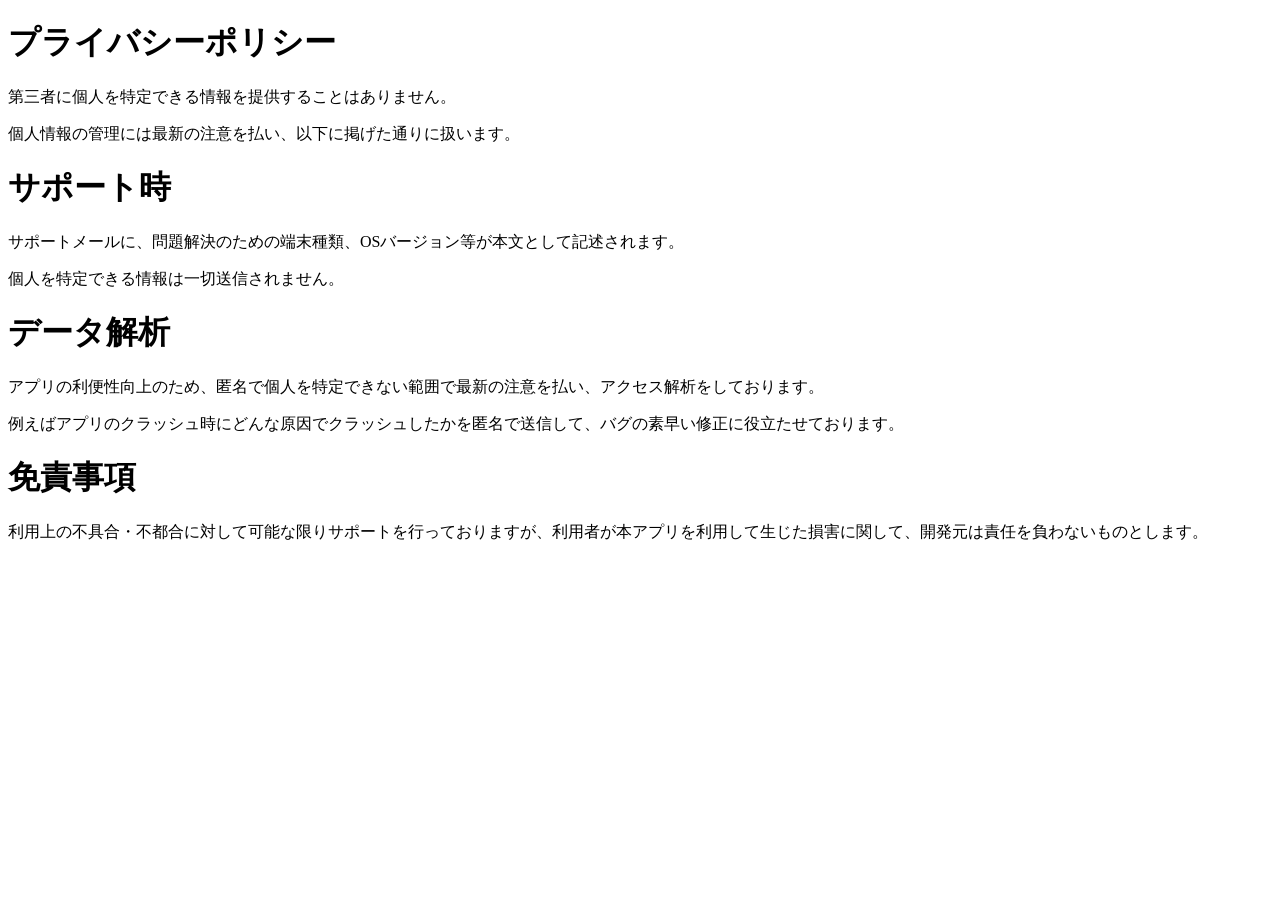
<file: index.html>
<!DOCTYPE html>
<html>
  <head>
    <meta charset="utf-8">
    <title>プライバシーポリシー</title>
  </head>
  <body>
    <h1>プライバシーポリシー</h1>
    <p>第三者に個人を特定できる情報を提供することはありません。</p>
    <p>個人情報の管理には最新の注意を払い、以下に掲げた通りに扱います。</p>
    <h1>サポート時</h1>
    <p>サポートメールに、問題解決のための端末種類、OSバージョン等が本文として記述されます。</p>
    <p>個人を特定できる情報は一切送信されません。</p>
    <h1>データ解析</h1>
    <p>アプリの利便性向上のため、匿名で個人を特定できない範囲で最新の注意を払い、アクセス解析をしております。</p>
    <p>例えばアプリのクラッシュ時にどんな原因でクラッシュしたかを匿名で送信して、バグの素早い修正に役立たせております。</p>
    <h1>免責事項</h1>
    <p>利用上の不具合・不都合に対して可能な限りサポートを行っておりますが、利用者が本アプリを利用して生じた損害に関して、開発元は責任を負わないものとします。</p>
  </body>
</html>
</file>
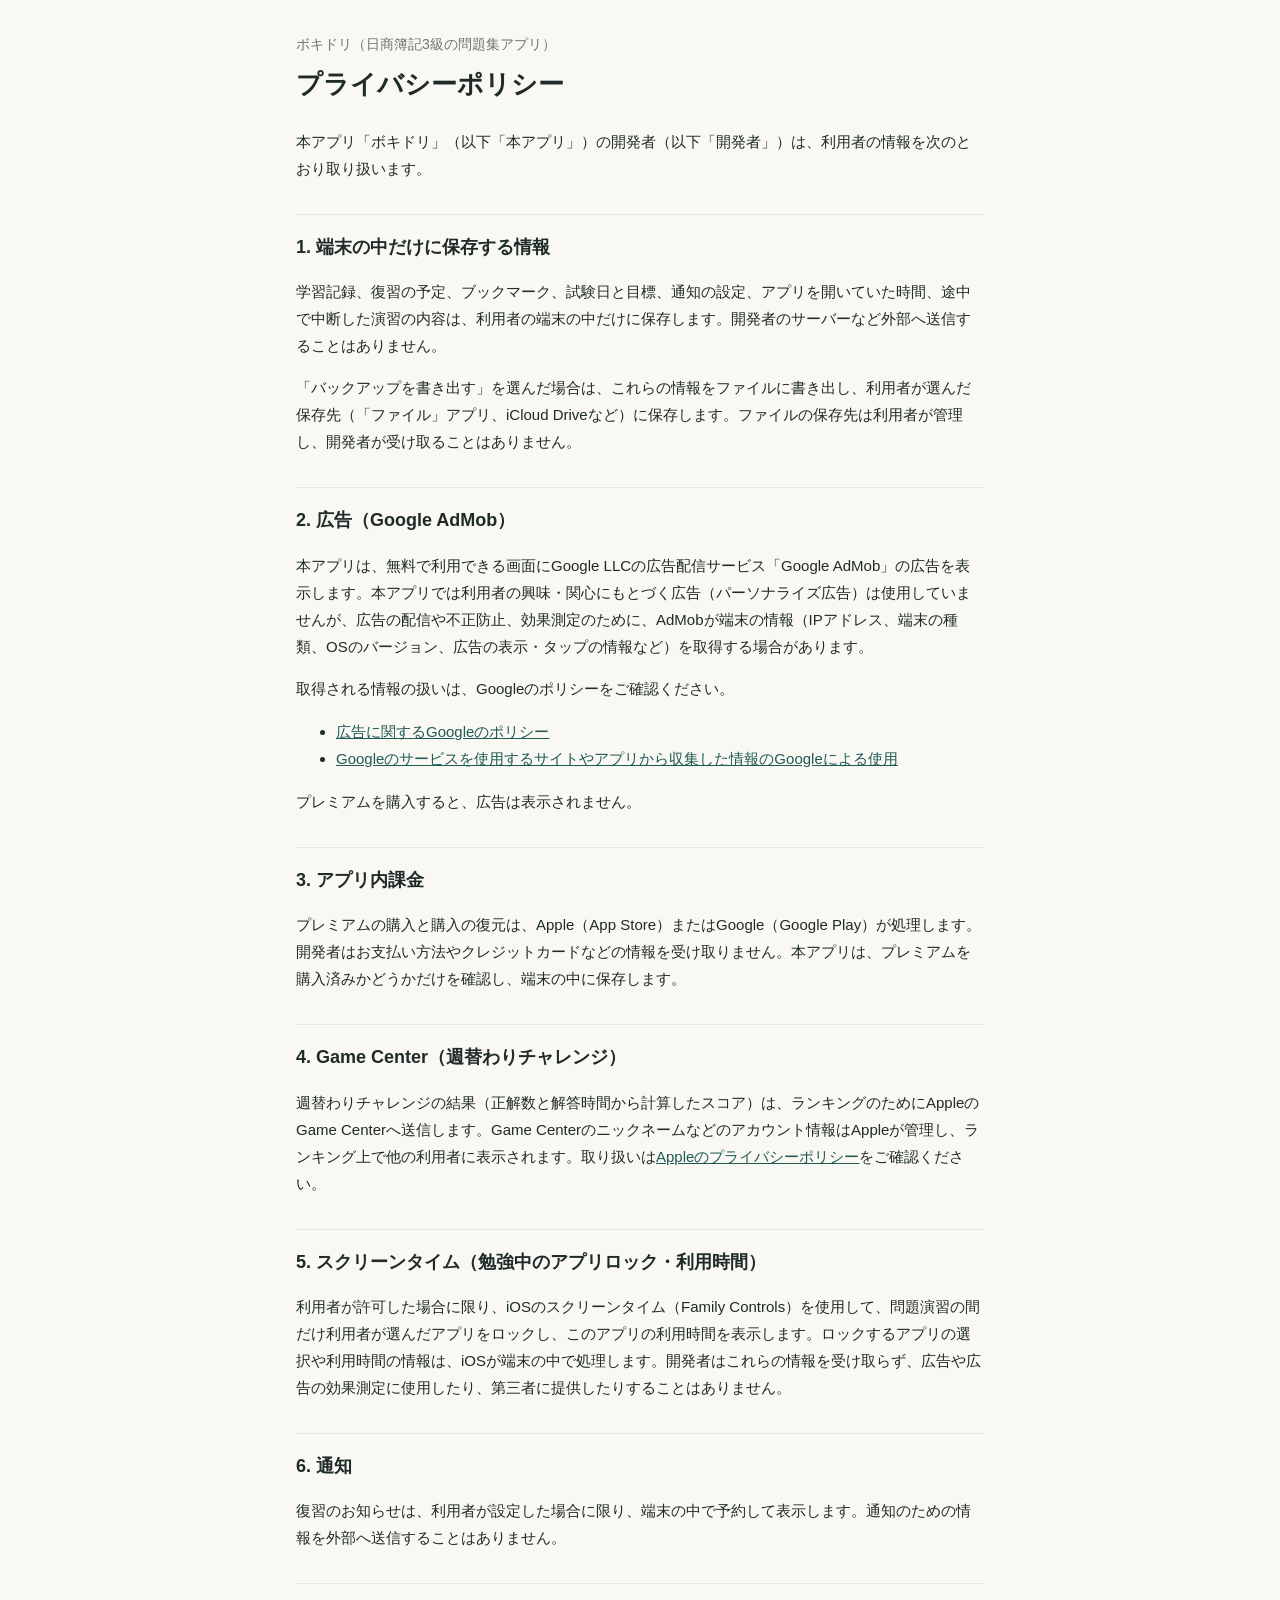
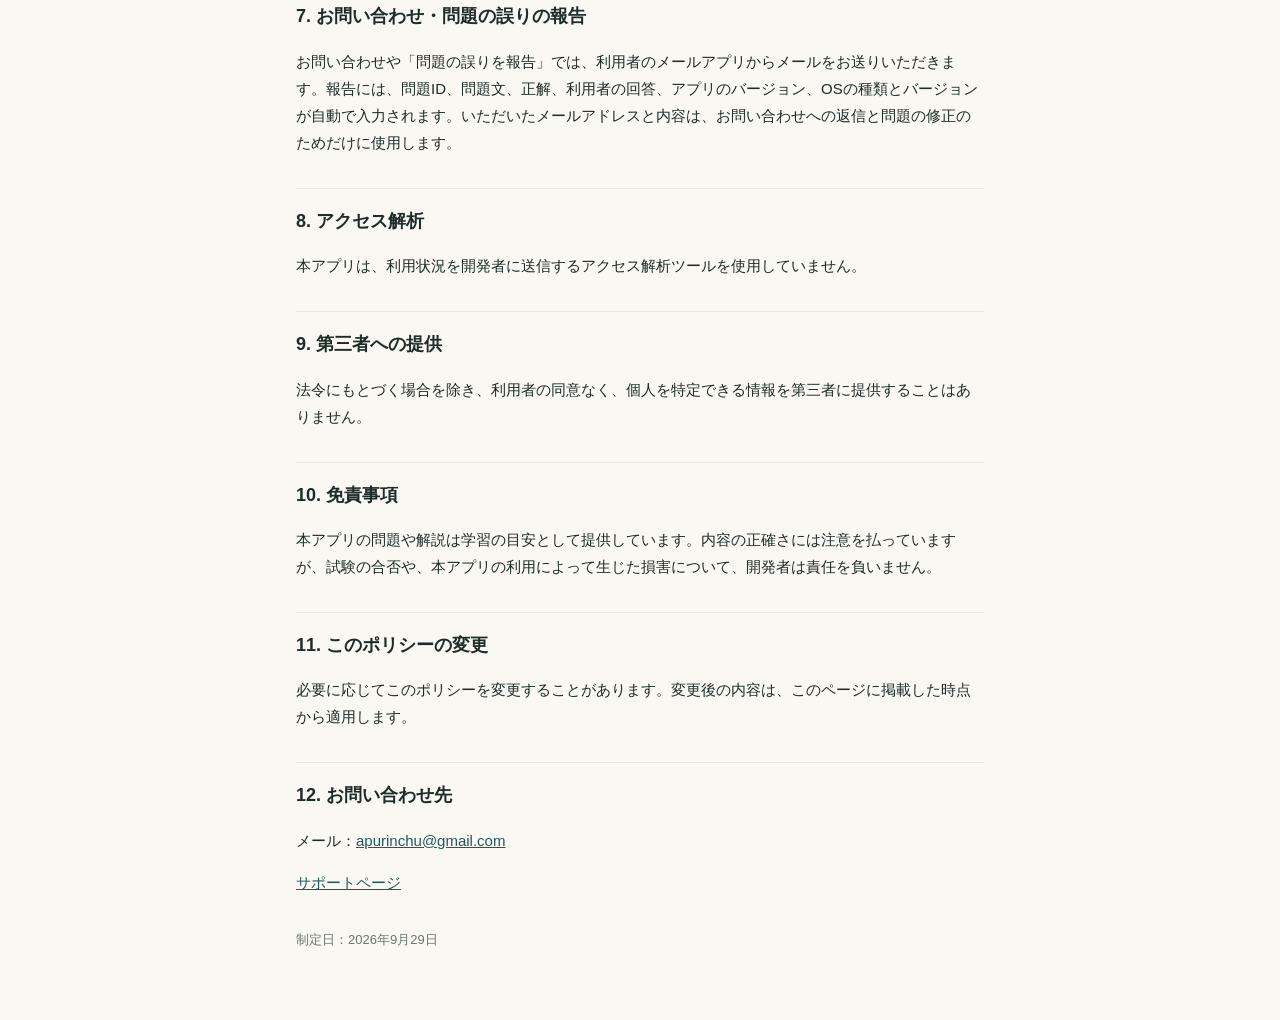
<file: bokidori/index.html>
<!DOCTYPE html>
<html lang="ja">
  <head>
    <meta charset="utf-8">
    <meta name="viewport" content="width=device-width, initial-scale=1">
    <title>プライバシーポリシー｜ボキドリ</title>
    <link rel="stylesheet" href="style.css">
  </head>
  <body>
    <main>
      <p class="app">ボキドリ（日商簿記3級の問題集アプリ）</p>
      <h1>プライバシーポリシー</h1>
      <p>本アプリ「ボキドリ」（以下「本アプリ」）の開発者（以下「開発者」）は、利用者の情報を次のとおり取り扱います。</p>

      <h2>1. 端末の中だけに保存する情報</h2>
      <p>学習記録、復習の予定、ブックマーク、試験日と目標、通知の設定、アプリを開いていた時間、途中で中断した演習の内容は、利用者の端末の中だけに保存します。開発者のサーバーなど外部へ送信することはありません。</p>
      <p>「バックアップを書き出す」を選んだ場合は、これらの情報をファイルに書き出し、利用者が選んだ保存先（「ファイル」アプリ、iCloud Driveなど）に保存します。ファイルの保存先は利用者が管理し、開発者が受け取ることはありません。</p>

      <h2>2. 広告（Google AdMob）</h2>
      <p>本アプリは、無料で利用できる画面にGoogle LLCの広告配信サービス「Google AdMob」の広告を表示します。本アプリでは利用者の興味・関心にもとづく広告（パーソナライズ広告）は使用していませんが、広告の配信や不正防止、効果測定のために、AdMobが端末の情報（IPアドレス、端末の種類、OSのバージョン、広告の表示・タップの情報など）を取得する場合があります。</p>
      <p>取得される情報の扱いは、Googleのポリシーをご確認ください。</p>
      <ul>
        <li><a href="https://policies.google.com/technologies/ads?hl=ja">広告に関するGoogleのポリシー</a></li>
        <li><a href="https://policies.google.com/technologies/partner-sites?hl=ja">Googleのサービスを使用するサイトやアプリから収集した情報のGoogleによる使用</a></li>
      </ul>
      <p>プレミアムを購入すると、広告は表示されません。</p>

      <h2>3. アプリ内課金</h2>
      <p>プレミアムの購入と購入の復元は、Apple（App Store）またはGoogle（Google Play）が処理します。開発者はお支払い方法やクレジットカードなどの情報を受け取りません。本アプリは、プレミアムを購入済みかどうかだけを確認し、端末の中に保存します。</p>

      <h2>4. Game Center（週替わりチャレンジ）</h2>
      <p>週替わりチャレンジの結果（正解数と解答時間から計算したスコア）は、ランキングのためにAppleのGame Centerへ送信します。Game Centerのニックネームなどのアカウント情報はAppleが管理し、ランキング上で他の利用者に表示されます。取り扱いは<a href="https://www.apple.com/jp/legal/privacy/">Appleのプライバシーポリシー</a>をご確認ください。</p>

      <h2>5. スクリーンタイム（勉強中のアプリロック・利用時間）</h2>
      <p>利用者が許可した場合に限り、iOSのスクリーンタイム（Family Controls）を使用して、問題演習の間だけ利用者が選んだアプリをロックし、このアプリの利用時間を表示します。ロックするアプリの選択や利用時間の情報は、iOSが端末の中で処理します。開発者はこれらの情報を受け取らず、広告や広告の効果測定に使用したり、第三者に提供したりすることはありません。</p>

      <h2>6. 通知</h2>
      <p>復習のお知らせは、利用者が設定した場合に限り、端末の中で予約して表示します。通知のための情報を外部へ送信することはありません。</p>

      <h2>7. お問い合わせ・問題の誤りの報告</h2>
      <p>お問い合わせや「問題の誤りを報告」では、利用者のメールアプリからメールをお送りいただきます。報告には、問題ID、問題文、正解、利用者の回答、アプリのバージョン、OSの種類とバージョンが自動で入力されます。いただいたメールアドレスと内容は、お問い合わせへの返信と問題の修正のためだけに使用します。</p>

      <h2>8. アクセス解析</h2>
      <p>本アプリは、利用状況を開発者に送信するアクセス解析ツールを使用していません。</p>

      <h2>9. 第三者への提供</h2>
      <p>法令にもとづく場合を除き、利用者の同意なく、個人を特定できる情報を第三者に提供することはありません。</p>

      <h2>10. 免責事項</h2>
      <p>本アプリの問題や解説は学習の目安として提供しています。内容の正確さには注意を払っていますが、試験の合否や、本アプリの利用によって生じた損害について、開発者は責任を負いません。</p>

      <h2>11. このポリシーの変更</h2>
      <p>必要に応じてこのポリシーを変更することがあります。変更後の内容は、このページに掲載した時点から適用します。</p>

      <h2>12. お問い合わせ先</h2>
      <p>メール：<a href="mailto:apurinchu@gmail.com">apurinchu@gmail.com</a></p>
      <p><a href="support.html">サポートページ</a></p>

      <p class="date">制定日：2026年9月29日</p>
    </main>
  </body>
</html>
</file>
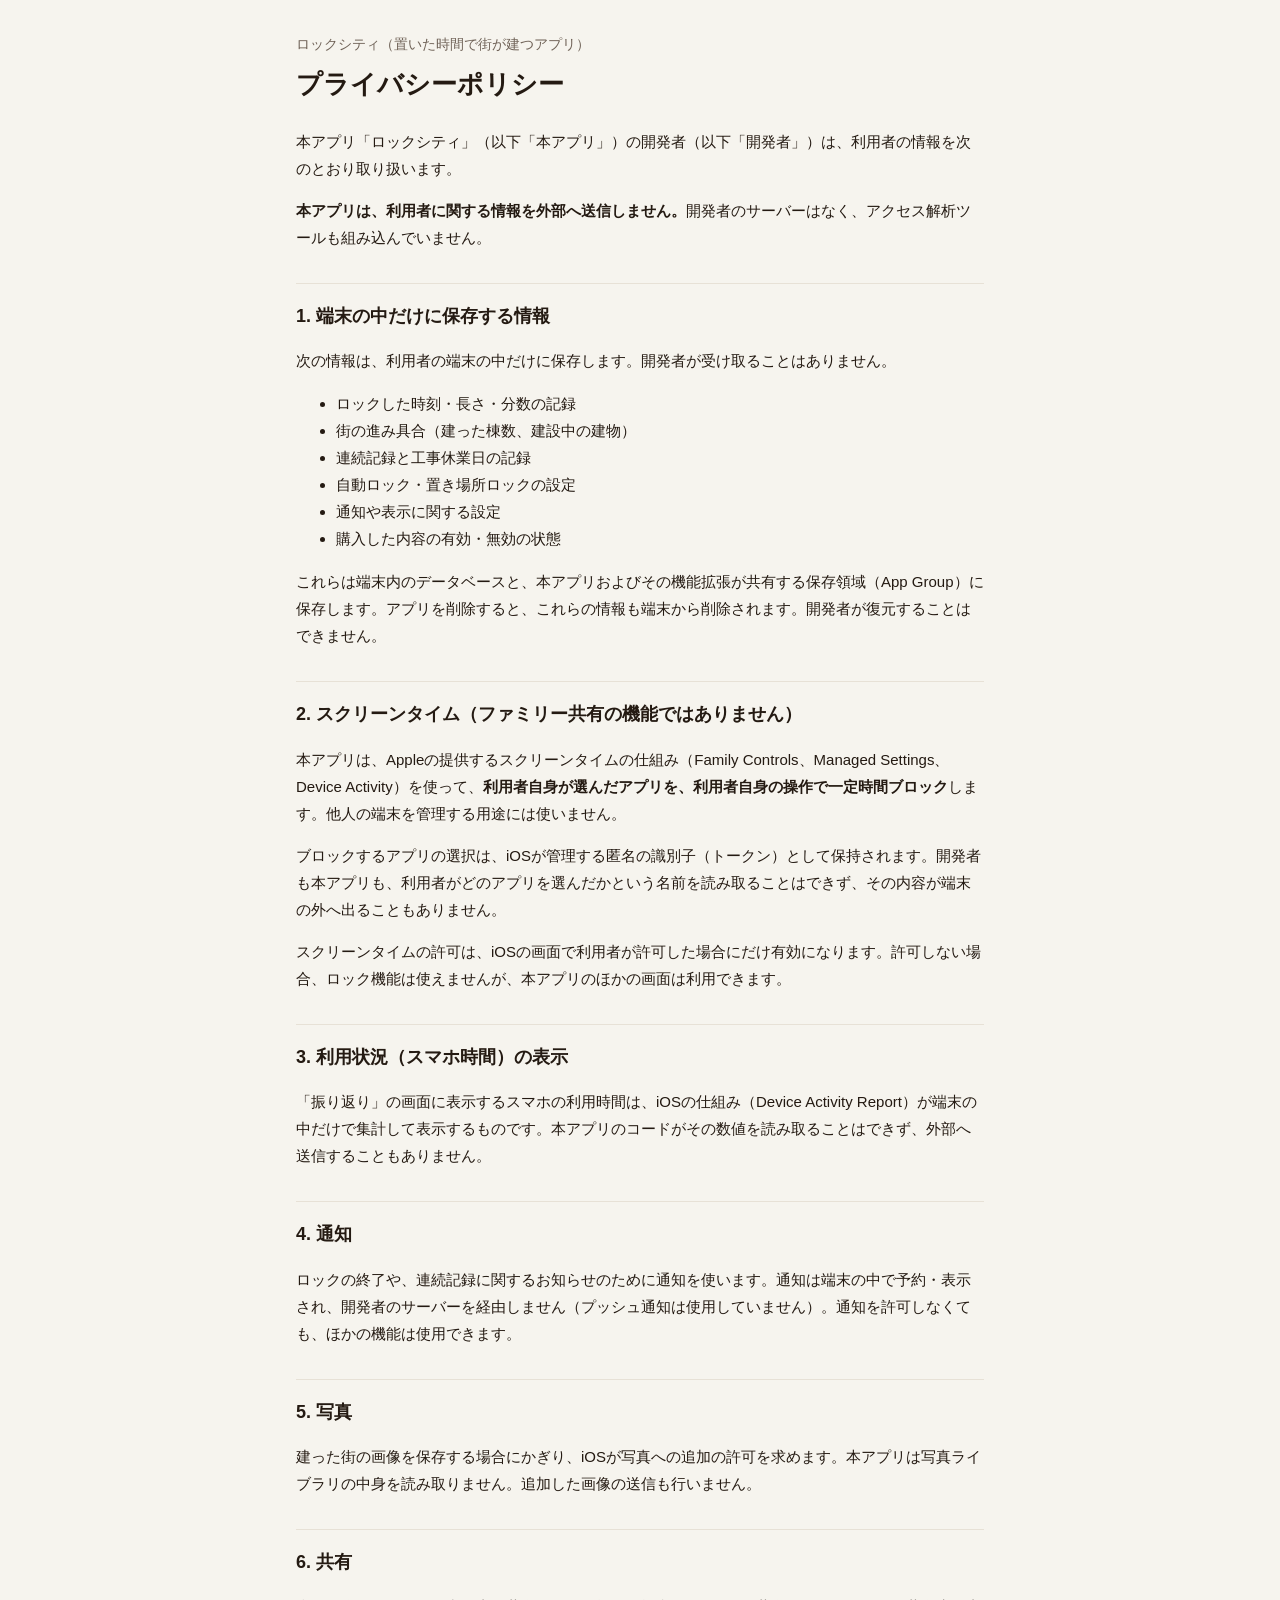
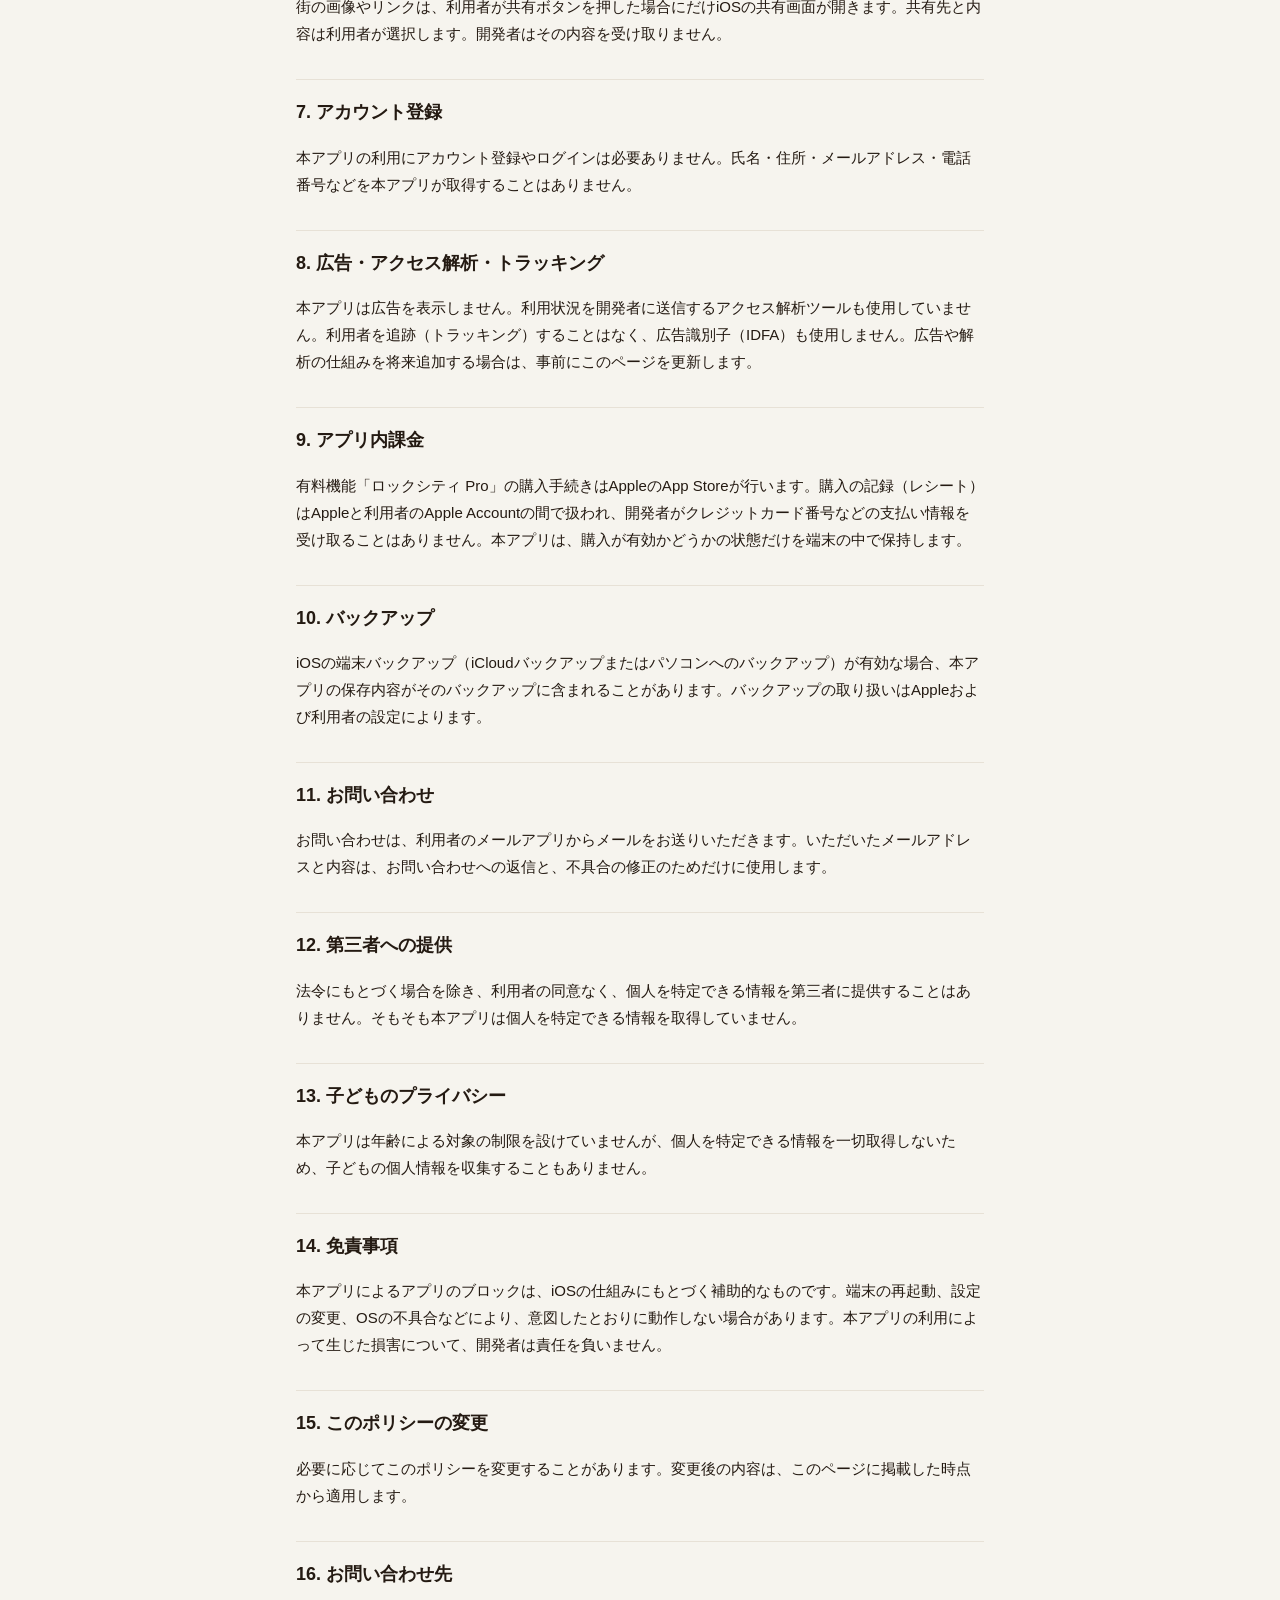
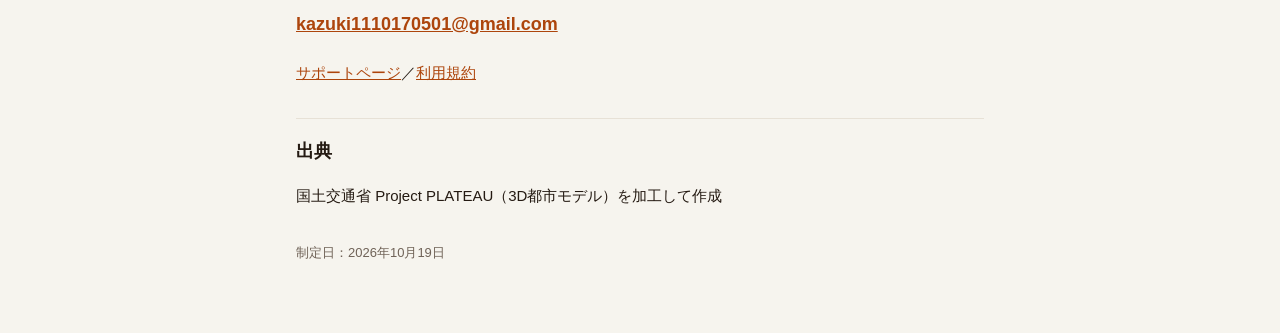
<file: lockcity/index.html>
<!DOCTYPE html>
<html lang="ja">
  <head>
    <meta charset="utf-8">
    <meta name="viewport" content="width=device-width, initial-scale=1">
    <title>プライバシーポリシー｜ロックシティ</title>
    <link rel="stylesheet" href="style.css">
  </head>
  <body>
    <main>
      <p class="app">ロックシティ（置いた時間で街が建つアプリ）</p>
      <h1>プライバシーポリシー</h1>
      <p>本アプリ「ロックシティ」（以下「本アプリ」）の開発者（以下「開発者」）は、利用者の情報を次のとおり取り扱います。</p>
      <p><strong>本アプリは、利用者に関する情報を外部へ送信しません。</strong>開発者のサーバーはなく、アクセス解析ツールも組み込んでいません。</p>

      <h2>1. 端末の中だけに保存する情報</h2>
      <p>次の情報は、利用者の端末の中だけに保存します。開発者が受け取ることはありません。</p>
      <ul>
        <li>ロックした時刻・長さ・分数の記録</li>
        <li>街の進み具合（建った棟数、建設中の建物）</li>
        <li>連続記録と工事休業日の記録</li>
        <li>自動ロック・置き場所ロックの設定</li>
        <li>通知や表示に関する設定</li>
        <li>購入した内容の有効・無効の状態</li>
      </ul>
      <p>これらは端末内のデータベースと、本アプリおよびその機能拡張が共有する保存領域（App Group）に保存します。アプリを削除すると、これらの情報も端末から削除されます。開発者が復元することはできません。</p>

      <h2>2. スクリーンタイム（ファミリー共有の機能ではありません）</h2>
      <p>本アプリは、Appleの提供するスクリーンタイムの仕組み（Family Controls、Managed Settings、Device Activity）を使って、<strong>利用者自身が選んだアプリを、利用者自身の操作で一定時間ブロック</strong>します。他人の端末を管理する用途には使いません。</p>
      <p>ブロックするアプリの選択は、iOSが管理する匿名の識別子（トークン）として保持されます。開発者も本アプリも、利用者がどのアプリを選んだかという名前を読み取ることはできず、その内容が端末の外へ出ることもありません。</p>
      <p>スクリーンタイムの許可は、iOSの画面で利用者が許可した場合にだけ有効になります。許可しない場合、ロック機能は使えませんが、本アプリのほかの画面は利用できます。</p>

      <h2>3. 利用状況（スマホ時間）の表示</h2>
      <p>「振り返り」の画面に表示するスマホの利用時間は、iOSの仕組み（Device Activity Report）が端末の中だけで集計して表示するものです。本アプリのコードがその数値を読み取ることはできず、外部へ送信することもありません。</p>

      <h2>4. 通知</h2>
      <p>ロックの終了や、連続記録に関するお知らせのために通知を使います。通知は端末の中で予約・表示され、開発者のサーバーを経由しません（プッシュ通知は使用していません）。通知を許可しなくても、ほかの機能は使用できます。</p>

      <h2>5. 写真</h2>
      <p>建った街の画像を保存する場合にかぎり、iOSが写真への追加の許可を求めます。本アプリは写真ライブラリの中身を読み取りません。追加した画像の送信も行いません。</p>

      <h2>6. 共有</h2>
      <p>街の画像やリンクは、利用者が共有ボタンを押した場合にだけiOSの共有画面が開きます。共有先と内容は利用者が選択します。開発者はその内容を受け取りません。</p>

      <h2>7. アカウント登録</h2>
      <p>本アプリの利用にアカウント登録やログインは必要ありません。氏名・住所・メールアドレス・電話番号などを本アプリが取得することはありません。</p>

      <h2>8. 広告・アクセス解析・トラッキング</h2>
      <p>本アプリは広告を表示しません。利用状況を開発者に送信するアクセス解析ツールも使用していません。利用者を追跡（トラッキング）することはなく、広告識別子（IDFA）も使用しません。広告や解析の仕組みを将来追加する場合は、事前にこのページを更新します。</p>

      <h2>9. アプリ内課金</h2>
      <p>有料機能「ロックシティ Pro」の購入手続きはAppleのApp Storeが行います。購入の記録（レシート）はAppleと利用者のApple Accountの間で扱われ、開発者がクレジットカード番号などの支払い情報を受け取ることはありません。本アプリは、購入が有効かどうかの状態だけを端末の中で保持します。</p>

      <h2>10. バックアップ</h2>
      <p>iOSの端末バックアップ（iCloudバックアップまたはパソコンへのバックアップ）が有効な場合、本アプリの保存内容がそのバックアップに含まれることがあります。バックアップの取り扱いはAppleおよび利用者の設定によります。</p>

      <h2>11. お問い合わせ</h2>
      <p>お問い合わせは、利用者のメールアプリからメールをお送りいただきます。いただいたメールアドレスと内容は、お問い合わせへの返信と、不具合の修正のためだけに使用します。</p>

      <h2>12. 第三者への提供</h2>
      <p>法令にもとづく場合を除き、利用者の同意なく、個人を特定できる情報を第三者に提供することはありません。そもそも本アプリは個人を特定できる情報を取得していません。</p>

      <h2>13. 子どものプライバシー</h2>
      <p>本アプリは年齢による対象の制限を設けていませんが、個人を特定できる情報を一切取得しないため、子どもの個人情報を収集することもありません。</p>

      <h2>14. 免責事項</h2>
      <p>本アプリによるアプリのブロックは、iOSの仕組みにもとづく補助的なものです。端末の再起動、設定の変更、OSの不具合などにより、意図したとおりに動作しない場合があります。本アプリの利用によって生じた損害について、開発者は責任を負いません。</p>

      <h2>15. このポリシーの変更</h2>
      <p>必要に応じてこのポリシーを変更することがあります。変更後の内容は、このページに掲載した時点から適用します。</p>

      <h2>16. お問い合わせ先</h2>
      <p class="contact"><a href="mailto:kazuki1110170501@gmail.com">kazuki1110170501@gmail.com</a></p>
      <p><a href="support.html">サポートページ</a>／<a href="terms.html">利用規約</a></p>

      <h2>出典</h2>
      <p>国土交通省 Project PLATEAU（3D都市モデル）を加工して作成</p>

      <p class="date">制定日：2026年10月19日</p>
    </main>
  </body>
</html>
</file>
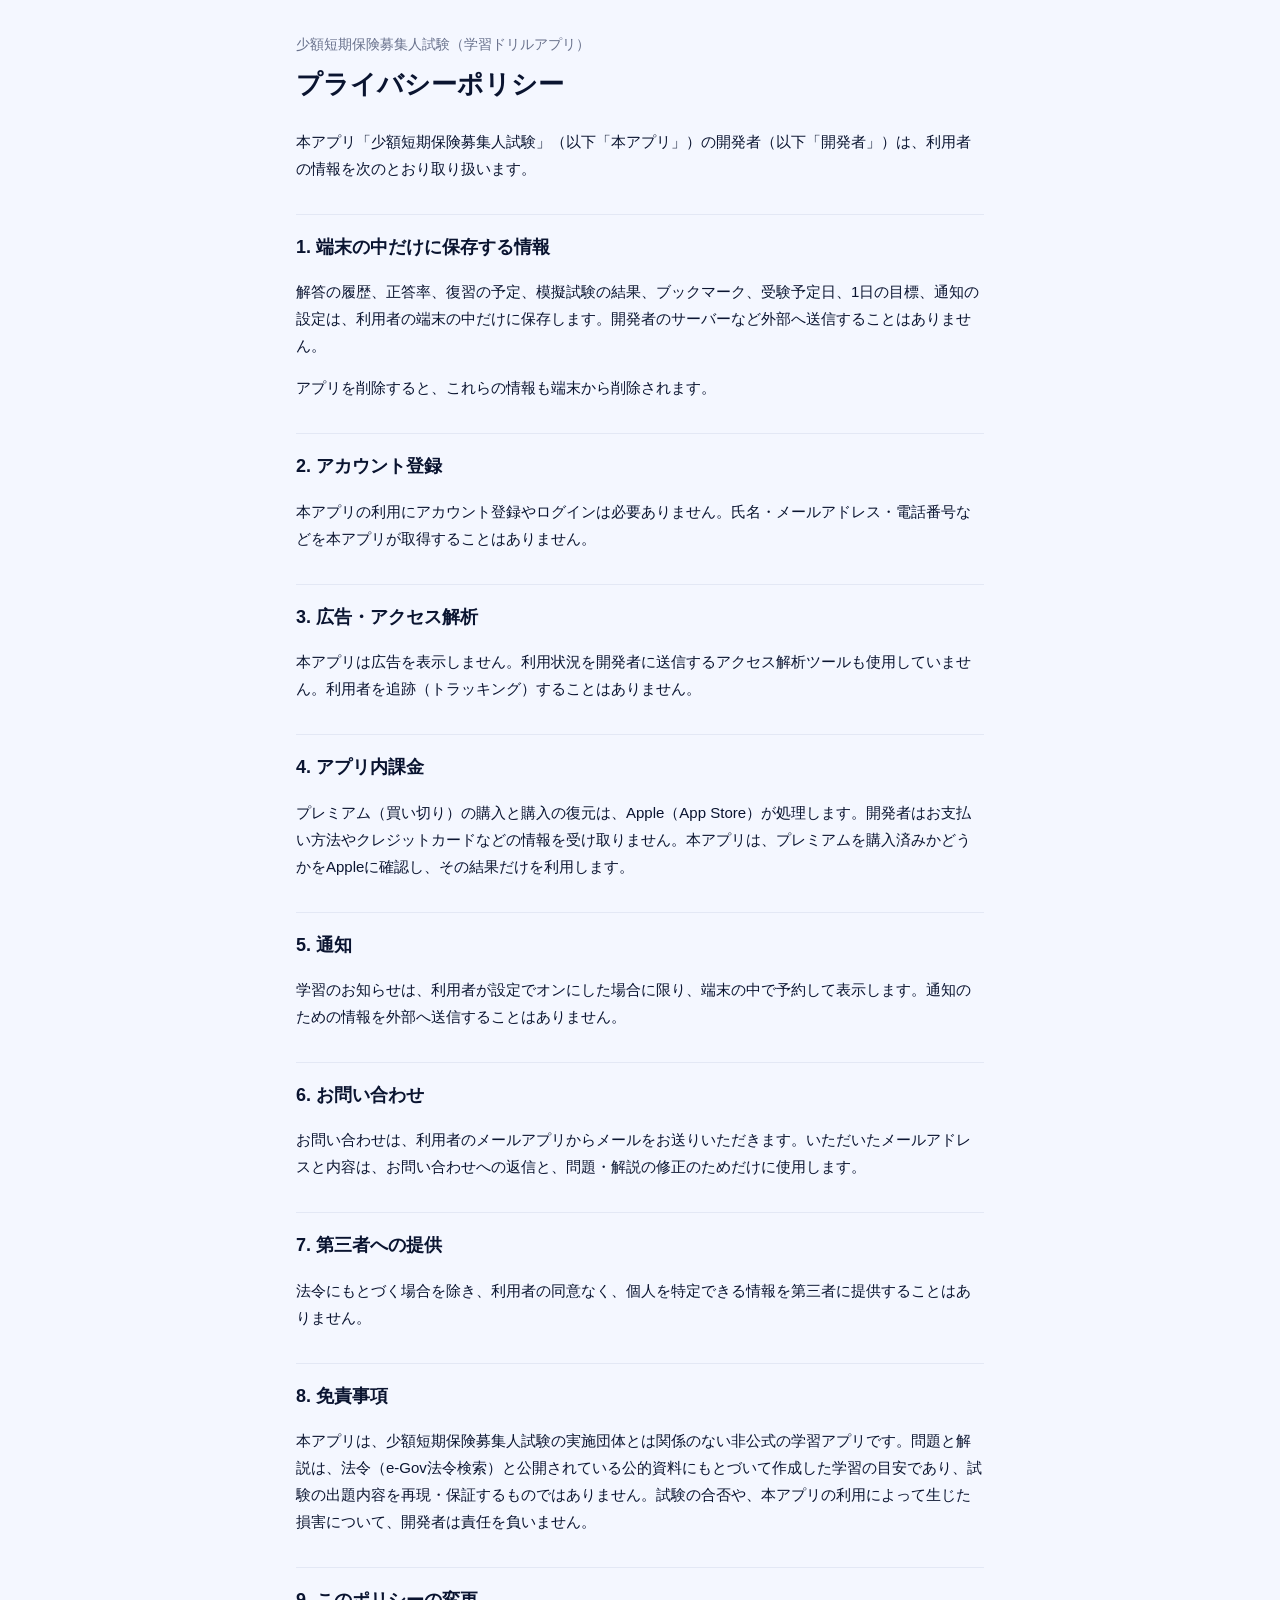
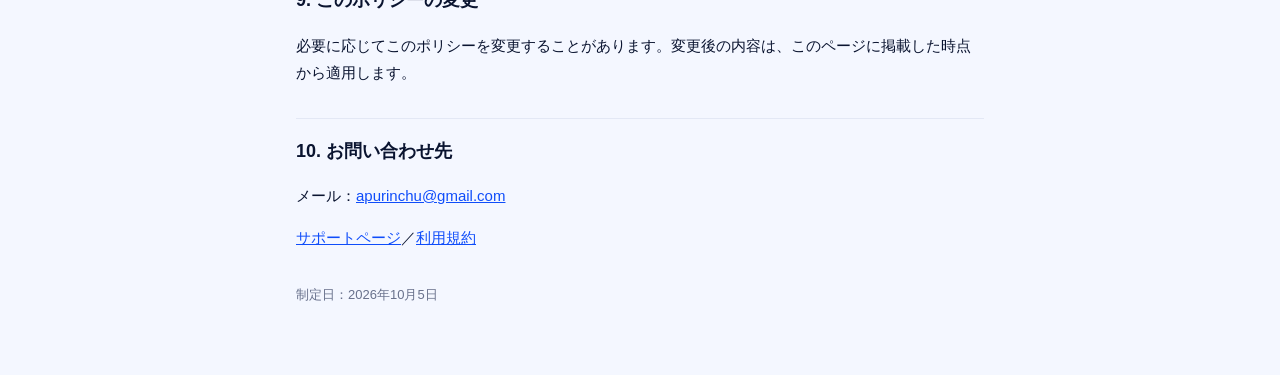
<file: shotan/index.html>
<!DOCTYPE html>
<html lang="ja">
  <head>
    <meta charset="utf-8">
    <meta name="viewport" content="width=device-width, initial-scale=1">
    <title>プライバシーポリシー｜少額短期保険募集人試験</title>
    <link rel="stylesheet" href="style.css">
  </head>
  <body>
    <main>
      <p class="app">少額短期保険募集人試験（学習ドリルアプリ）</p>
      <h1>プライバシーポリシー</h1>
      <p>本アプリ「少額短期保険募集人試験」（以下「本アプリ」）の開発者（以下「開発者」）は、利用者の情報を次のとおり取り扱います。</p>

      <h2>1. 端末の中だけに保存する情報</h2>
      <p>解答の履歴、正答率、復習の予定、模擬試験の結果、ブックマーク、受験予定日、1日の目標、通知の設定は、利用者の端末の中だけに保存します。開発者のサーバーなど外部へ送信することはありません。</p>
      <p>アプリを削除すると、これらの情報も端末から削除されます。</p>

      <h2>2. アカウント登録</h2>
      <p>本アプリの利用にアカウント登録やログインは必要ありません。氏名・メールアドレス・電話番号などを本アプリが取得することはありません。</p>

      <h2>3. 広告・アクセス解析</h2>
      <p>本アプリは広告を表示しません。利用状況を開発者に送信するアクセス解析ツールも使用していません。利用者を追跡（トラッキング）することはありません。</p>

      <h2>4. アプリ内課金</h2>
      <p>プレミアム（買い切り）の購入と購入の復元は、Apple（App Store）が処理します。開発者はお支払い方法やクレジットカードなどの情報を受け取りません。本アプリは、プレミアムを購入済みかどうかをAppleに確認し、その結果だけを利用します。</p>

      <h2>5. 通知</h2>
      <p>学習のお知らせは、利用者が設定でオンにした場合に限り、端末の中で予約して表示します。通知のための情報を外部へ送信することはありません。</p>

      <h2>6. お問い合わせ</h2>
      <p>お問い合わせは、利用者のメールアプリからメールをお送りいただきます。いただいたメールアドレスと内容は、お問い合わせへの返信と、問題・解説の修正のためだけに使用します。</p>

      <h2>7. 第三者への提供</h2>
      <p>法令にもとづく場合を除き、利用者の同意なく、個人を特定できる情報を第三者に提供することはありません。</p>

      <h2>8. 免責事項</h2>
      <p>本アプリは、少額短期保険募集人試験の実施団体とは関係のない非公式の学習アプリです。問題と解説は、法令（e-Gov法令検索）と公開されている公的資料にもとづいて作成した学習の目安であり、試験の出題内容を再現・保証するものではありません。試験の合否や、本アプリの利用によって生じた損害について、開発者は責任を負いません。</p>

      <h2>9. このポリシーの変更</h2>
      <p>必要に応じてこのポリシーを変更することがあります。変更後の内容は、このページに掲載した時点から適用します。</p>

      <h2>10. お問い合わせ先</h2>
      <p>メール：<a href="mailto:apurinchu@gmail.com">apurinchu@gmail.com</a></p>
      <p><a href="support.html">サポートページ</a>／<a href="terms.html">利用規約</a></p>

      <p class="date">制定日：2026年10月5日</p>
    </main>
  </body>
</html>
</file>
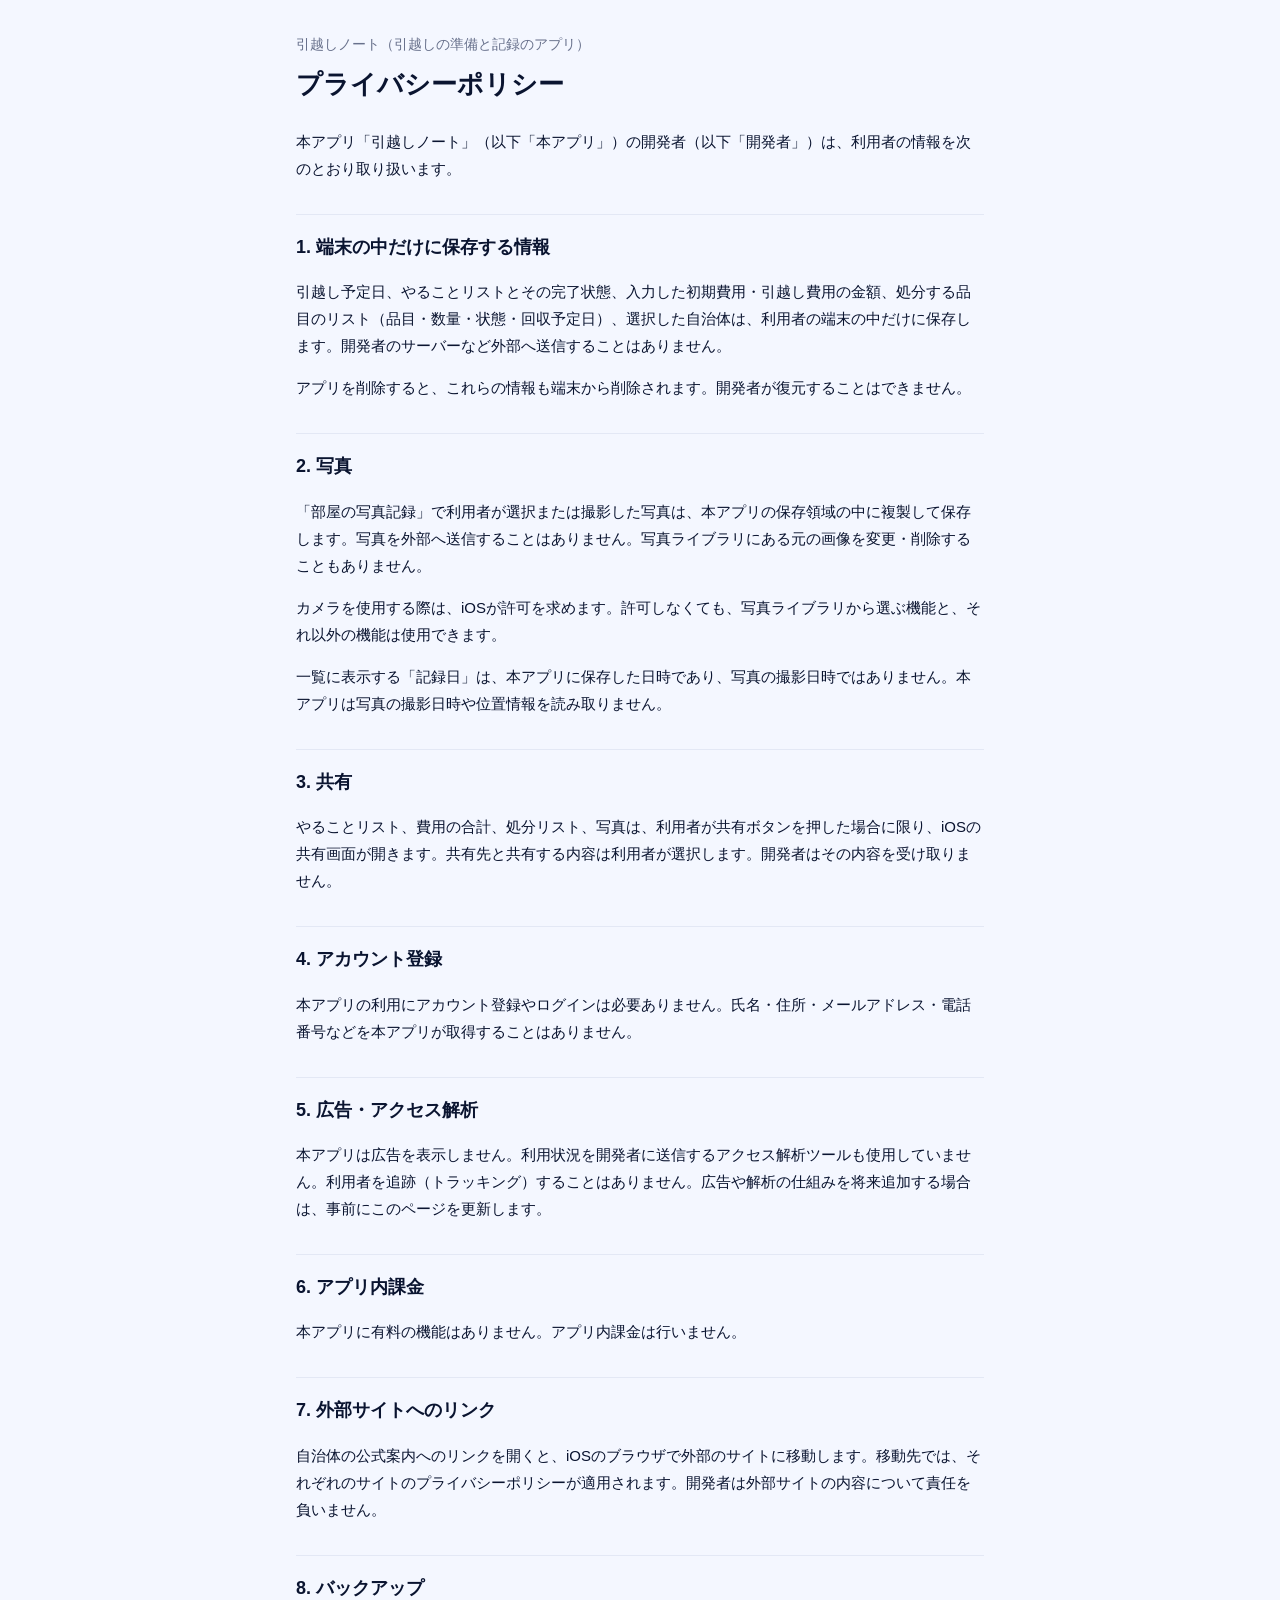
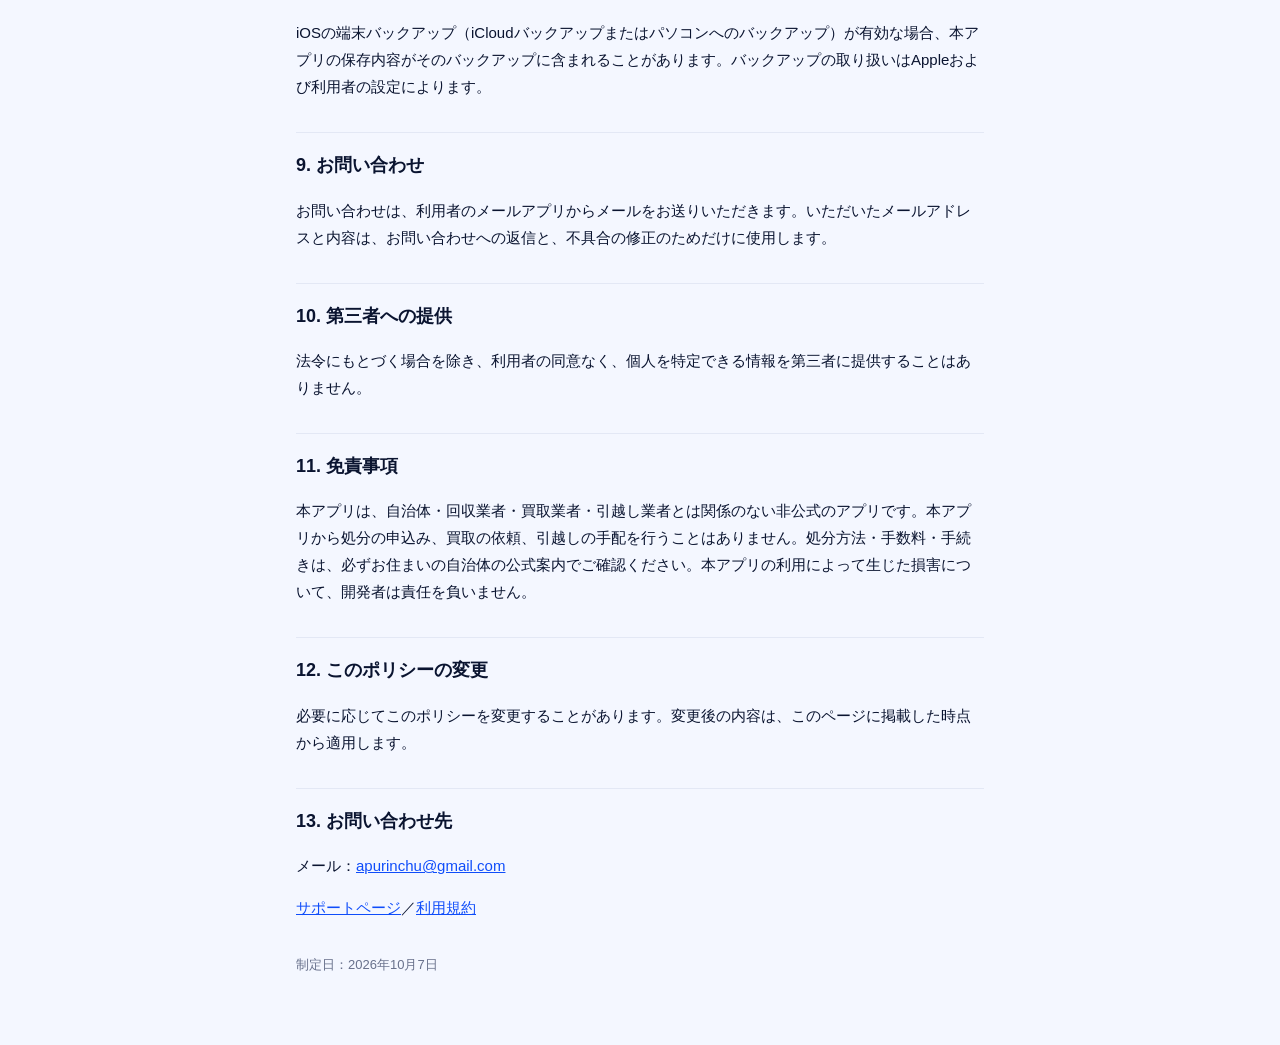
<file: sutenavi/index.html>
<!DOCTYPE html>
<html lang="ja">
  <head>
    <meta charset="utf-8">
    <meta name="viewport" content="width=device-width, initial-scale=1">
    <title>プライバシーポリシー｜引越しノート</title>
    <link rel="stylesheet" href="style.css">
  </head>
  <body>
    <main>
      <p class="app">引越しノート（引越しの準備と記録のアプリ）</p>
      <h1>プライバシーポリシー</h1>
      <p>本アプリ「引越しノート」（以下「本アプリ」）の開発者（以下「開発者」）は、利用者の情報を次のとおり取り扱います。</p>

      <h2>1. 端末の中だけに保存する情報</h2>
      <p>引越し予定日、やることリストとその完了状態、入力した初期費用・引越し費用の金額、処分する品目のリスト（品目・数量・状態・回収予定日）、選択した自治体は、利用者の端末の中だけに保存します。開発者のサーバーなど外部へ送信することはありません。</p>
      <p>アプリを削除すると、これらの情報も端末から削除されます。開発者が復元することはできません。</p>

      <h2>2. 写真</h2>
      <p>「部屋の写真記録」で利用者が選択または撮影した写真は、本アプリの保存領域の中に複製して保存します。写真を外部へ送信することはありません。写真ライブラリにある元の画像を変更・削除することもありません。</p>
      <p>カメラを使用する際は、iOSが許可を求めます。許可しなくても、写真ライブラリから選ぶ機能と、それ以外の機能は使用できます。</p>
      <p>一覧に表示する「記録日」は、本アプリに保存した日時であり、写真の撮影日時ではありません。本アプリは写真の撮影日時や位置情報を読み取りません。</p>

      <h2>3. 共有</h2>
      <p>やることリスト、費用の合計、処分リスト、写真は、利用者が共有ボタンを押した場合に限り、iOSの共有画面が開きます。共有先と共有する内容は利用者が選択します。開発者はその内容を受け取りません。</p>

      <h2>4. アカウント登録</h2>
      <p>本アプリの利用にアカウント登録やログインは必要ありません。氏名・住所・メールアドレス・電話番号などを本アプリが取得することはありません。</p>

      <h2>5. 広告・アクセス解析</h2>
      <p>本アプリは広告を表示しません。利用状況を開発者に送信するアクセス解析ツールも使用していません。利用者を追跡（トラッキング）することはありません。広告や解析の仕組みを将来追加する場合は、事前にこのページを更新します。</p>

      <h2>6. アプリ内課金</h2>
      <p>本アプリに有料の機能はありません。アプリ内課金は行いません。</p>

      <h2>7. 外部サイトへのリンク</h2>
      <p>自治体の公式案内へのリンクを開くと、iOSのブラウザで外部のサイトに移動します。移動先では、それぞれのサイトのプライバシーポリシーが適用されます。開発者は外部サイトの内容について責任を負いません。</p>

      <h2>8. バックアップ</h2>
      <p>iOSの端末バックアップ（iCloudバックアップまたはパソコンへのバックアップ）が有効な場合、本アプリの保存内容がそのバックアップに含まれることがあります。バックアップの取り扱いはAppleおよび利用者の設定によります。</p>

      <h2>9. お問い合わせ</h2>
      <p>お問い合わせは、利用者のメールアプリからメールをお送りいただきます。いただいたメールアドレスと内容は、お問い合わせへの返信と、不具合の修正のためだけに使用します。</p>

      <h2>10. 第三者への提供</h2>
      <p>法令にもとづく場合を除き、利用者の同意なく、個人を特定できる情報を第三者に提供することはありません。</p>

      <h2>11. 免責事項</h2>
      <p>本アプリは、自治体・回収業者・買取業者・引越し業者とは関係のない非公式のアプリです。本アプリから処分の申込み、買取の依頼、引越しの手配を行うことはありません。処分方法・手数料・手続きは、必ずお住まいの自治体の公式案内でご確認ください。本アプリの利用によって生じた損害について、開発者は責任を負いません。</p>

      <h2>12. このポリシーの変更</h2>
      <p>必要に応じてこのポリシーを変更することがあります。変更後の内容は、このページに掲載した時点から適用します。</p>

      <h2>13. お問い合わせ先</h2>
      <p>メール：<a href="mailto:apurinchu@gmail.com">apurinchu@gmail.com</a></p>
      <p><a href="support.html">サポートページ</a>／<a href="terms.html">利用規約</a></p>

      <p class="date">制定日：2026年10月7日</p>
    </main>
  </body>
</html>
</file>
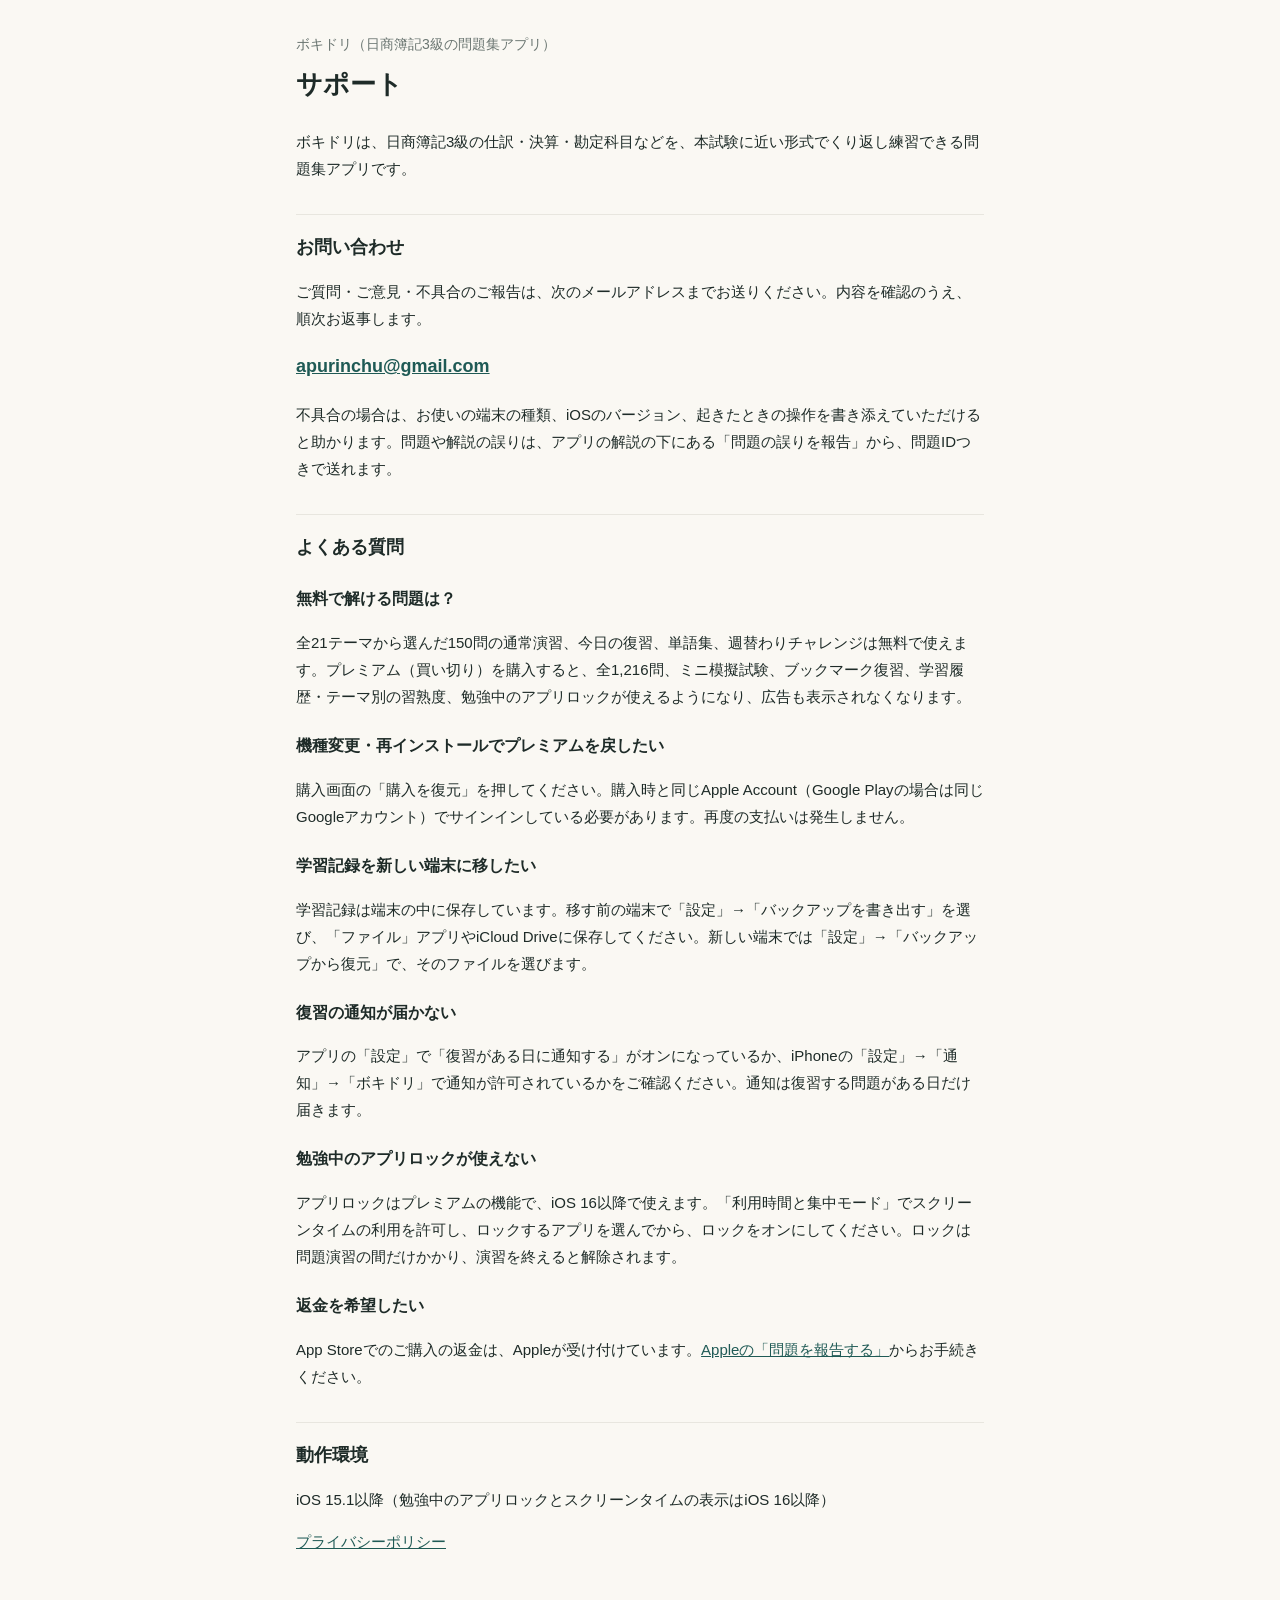
<file: bokidori/support.html>
<!DOCTYPE html>
<html lang="ja">
  <head>
    <meta charset="utf-8">
    <meta name="viewport" content="width=device-width, initial-scale=1">
    <title>サポート｜ボキドリ</title>
    <link rel="stylesheet" href="style.css">
  </head>
  <body>
    <main>
      <p class="app">ボキドリ（日商簿記3級の問題集アプリ）</p>
      <h1>サポート</h1>
      <p>ボキドリは、日商簿記3級の仕訳・決算・勘定科目などを、本試験に近い形式でくり返し練習できる問題集アプリです。</p>

      <h2>お問い合わせ</h2>
      <p>ご質問・ご意見・不具合のご報告は、次のメールアドレスまでお送りください。内容を確認のうえ、順次お返事します。</p>
      <p class="contact"><a href="mailto:apurinchu@gmail.com?subject=%E3%80%90%E3%83%9C%E3%82%AD%E3%83%89%E3%83%AA%E3%80%91%E3%81%8A%E5%95%8F%E3%81%84%E5%90%88%E3%82%8F%E3%81%9B">apurinchu@gmail.com</a></p>
      <p>不具合の場合は、お使いの端末の種類、iOSのバージョン、起きたときの操作を書き添えていただけると助かります。問題や解説の誤りは、アプリの解説の下にある「問題の誤りを報告」から、問題IDつきで送れます。</p>

      <h2>よくある質問</h2>

      <h3>無料で解ける問題は？</h3>
      <p>全21テーマから選んだ150問の通常演習、今日の復習、単語集、週替わりチャレンジは無料で使えます。プレミアム（買い切り）を購入すると、全1,216問、ミニ模擬試験、ブックマーク復習、学習履歴・テーマ別の習熟度、勉強中のアプリロックが使えるようになり、広告も表示されなくなります。</p>

      <h3>機種変更・再インストールでプレミアムを戻したい</h3>
      <p>購入画面の「購入を復元」を押してください。購入時と同じApple Account（Google Playの場合は同じGoogleアカウント）でサインインしている必要があります。再度の支払いは発生しません。</p>

      <h3>学習記録を新しい端末に移したい</h3>
      <p>学習記録は端末の中に保存しています。移す前の端末で「設定」→「バックアップを書き出す」を選び、「ファイル」アプリやiCloud Driveに保存してください。新しい端末では「設定」→「バックアップから復元」で、そのファイルを選びます。</p>

      <h3>復習の通知が届かない</h3>
      <p>アプリの「設定」で「復習がある日に通知する」がオンになっているか、iPhoneの「設定」→「通知」→「ボキドリ」で通知が許可されているかをご確認ください。通知は復習する問題がある日だけ届きます。</p>

      <h3>勉強中のアプリロックが使えない</h3>
      <p>アプリロックはプレミアムの機能で、iOS 16以降で使えます。「利用時間と集中モード」でスクリーンタイムの利用を許可し、ロックするアプリを選んでから、ロックをオンにしてください。ロックは問題演習の間だけかかり、演習を終えると解除されます。</p>

      <h3>返金を希望したい</h3>
      <p>App Storeでのご購入の返金は、Appleが受け付けています。<a href="https://reportaproblem.apple.com/">Appleの「問題を報告する」</a>からお手続きください。</p>

      <h2>動作環境</h2>
      <p>iOS 15.1以降（勉強中のアプリロックとスクリーンタイムの表示はiOS 16以降）</p>

      <p><a href="./">プライバシーポリシー</a></p>
    </main>
  </body>
</html>
</file>
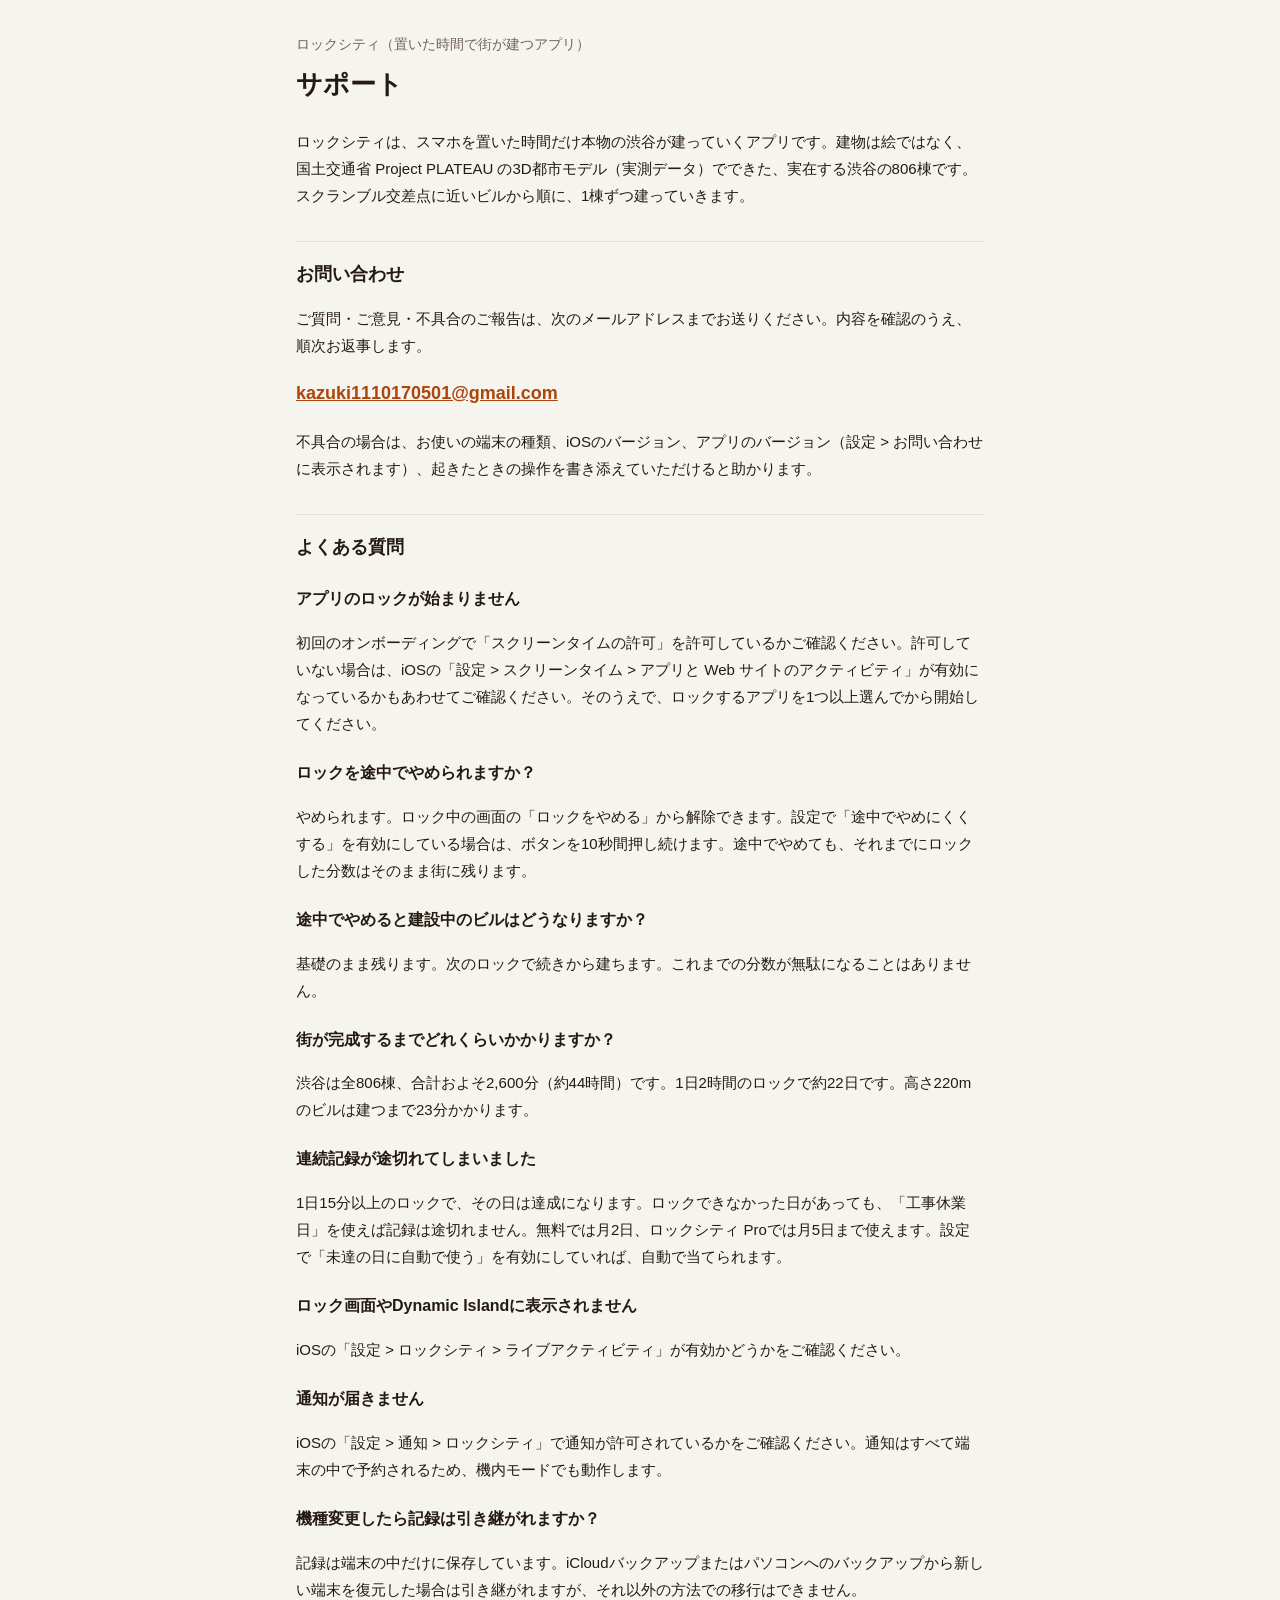
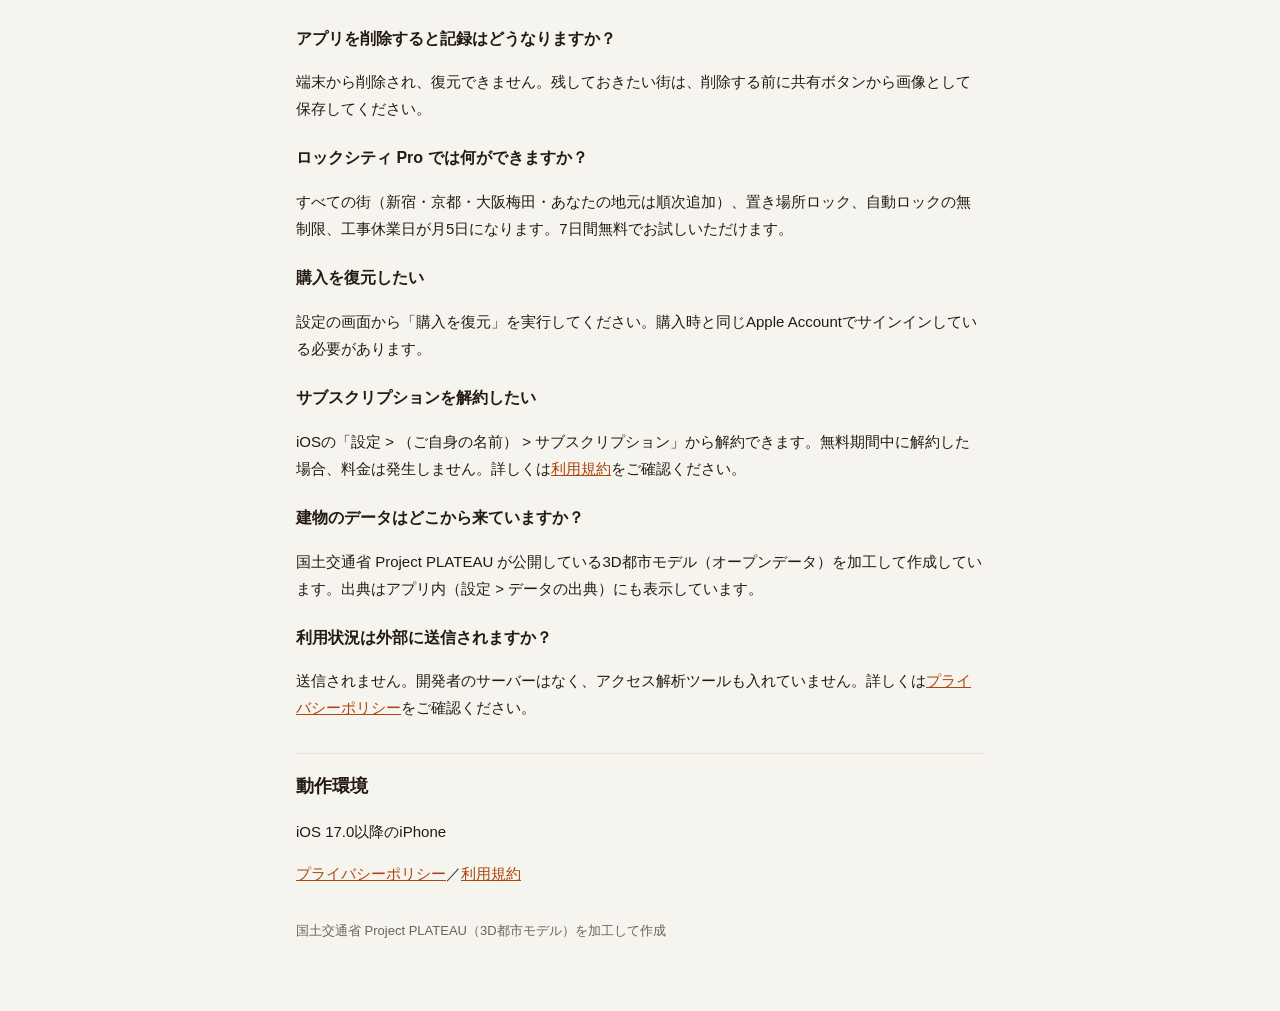
<file: lockcity/support.html>
<!DOCTYPE html>
<html lang="ja">
  <head>
    <meta charset="utf-8">
    <meta name="viewport" content="width=device-width, initial-scale=1">
    <title>サポート｜ロックシティ</title>
    <link rel="stylesheet" href="style.css">
  </head>
  <body>
    <main>
      <p class="app">ロックシティ（置いた時間で街が建つアプリ）</p>
      <h1>サポート</h1>
      <p>ロックシティは、スマホを置いた時間だけ本物の渋谷が建っていくアプリです。建物は絵ではなく、国土交通省 Project PLATEAU の3D都市モデル（実測データ）でできた、実在する渋谷の806棟です。スクランブル交差点に近いビルから順に、1棟ずつ建っていきます。</p>

      <h2>お問い合わせ</h2>
      <p>ご質問・ご意見・不具合のご報告は、次のメールアドレスまでお送りください。内容を確認のうえ、順次お返事します。</p>
      <p class="contact"><a href="mailto:kazuki1110170501@gmail.com?subject=%E3%80%90%E3%83%AD%E3%83%83%E3%82%AF%E3%82%B7%E3%83%86%E3%82%A3%E3%80%91%E3%81%8A%E5%95%8F%E3%81%84%E5%90%88%E3%82%8F%E3%81%9B">kazuki1110170501@gmail.com</a></p>
      <p>不具合の場合は、お使いの端末の種類、iOSのバージョン、アプリのバージョン（設定 &gt; お問い合わせに表示されます）、起きたときの操作を書き添えていただけると助かります。</p>

      <h2>よくある質問</h2>

      <h3>アプリのロックが始まりません</h3>
      <p>初回のオンボーディングで「スクリーンタイムの許可」を許可しているかご確認ください。許可していない場合は、iOSの「設定 &gt; スクリーンタイム &gt; アプリと Web サイトのアクティビティ」が有効になっているかもあわせてご確認ください。そのうえで、ロックするアプリを1つ以上選んでから開始してください。</p>

      <h3>ロックを途中でやめられますか？</h3>
      <p>やめられます。ロック中の画面の「ロックをやめる」から解除できます。設定で「途中でやめにくくする」を有効にしている場合は、ボタンを10秒間押し続けます。途中でやめても、それまでにロックした分数はそのまま街に残ります。</p>

      <h3>途中でやめると建設中のビルはどうなりますか？</h3>
      <p>基礎のまま残ります。次のロックで続きから建ちます。これまでの分数が無駄になることはありません。</p>

      <h3>街が完成するまでどれくらいかかりますか？</h3>
      <p>渋谷は全806棟、合計およそ2,600分（約44時間）です。1日2時間のロックで約22日です。高さ220mのビルは建つまで23分かかります。</p>

      <h3>連続記録が途切れてしまいました</h3>
      <p>1日15分以上のロックで、その日は達成になります。ロックできなかった日があっても、「工事休業日」を使えば記録は途切れません。無料では月2日、ロックシティ Proでは月5日まで使えます。設定で「未達の日に自動で使う」を有効にしていれば、自動で当てられます。</p>

      <h3>ロック画面やDynamic Islandに表示されません</h3>
      <p>iOSの「設定 &gt; ロックシティ &gt; ライブアクティビティ」が有効かどうかをご確認ください。</p>

      <h3>通知が届きません</h3>
      <p>iOSの「設定 &gt; 通知 &gt; ロックシティ」で通知が許可されているかをご確認ください。通知はすべて端末の中で予約されるため、機内モードでも動作します。</p>

      <h3>機種変更したら記録は引き継がれますか？</h3>
      <p>記録は端末の中だけに保存しています。iCloudバックアップまたはパソコンへのバックアップから新しい端末を復元した場合は引き継がれますが、それ以外の方法での移行はできません。</p>

      <h3>アプリを削除すると記録はどうなりますか？</h3>
      <p>端末から削除され、復元できません。残しておきたい街は、削除する前に共有ボタンから画像として保存してください。</p>

      <h3>ロックシティ Pro では何ができますか？</h3>
      <p>すべての街（新宿・京都・大阪梅田・あなたの地元は順次追加）、置き場所ロック、自動ロックの無制限、工事休業日が月5日になります。7日間無料でお試しいただけます。</p>

      <h3>購入を復元したい</h3>
      <p>設定の画面から「購入を復元」を実行してください。購入時と同じApple Accountでサインインしている必要があります。</p>

      <h3>サブスクリプションを解約したい</h3>
      <p>iOSの「設定 &gt; （ご自身の名前） &gt; サブスクリプション」から解約できます。無料期間中に解約した場合、料金は発生しません。詳しくは<a href="terms.html">利用規約</a>をご確認ください。</p>

      <h3>建物のデータはどこから来ていますか？</h3>
      <p>国土交通省 Project PLATEAU が公開している3D都市モデル（オープンデータ）を加工して作成しています。出典はアプリ内（設定 &gt; データの出典）にも表示しています。</p>

      <h3>利用状況は外部に送信されますか？</h3>
      <p>送信されません。開発者のサーバーはなく、アクセス解析ツールも入れていません。詳しくは<a href="./">プライバシーポリシー</a>をご確認ください。</p>

      <h2>動作環境</h2>
      <p>iOS 17.0以降のiPhone</p>

      <p><a href="./">プライバシーポリシー</a>／<a href="terms.html">利用規約</a></p>
      <p class="date">国土交通省 Project PLATEAU（3D都市モデル）を加工して作成</p>
    </main>
  </body>
</html>
</file>
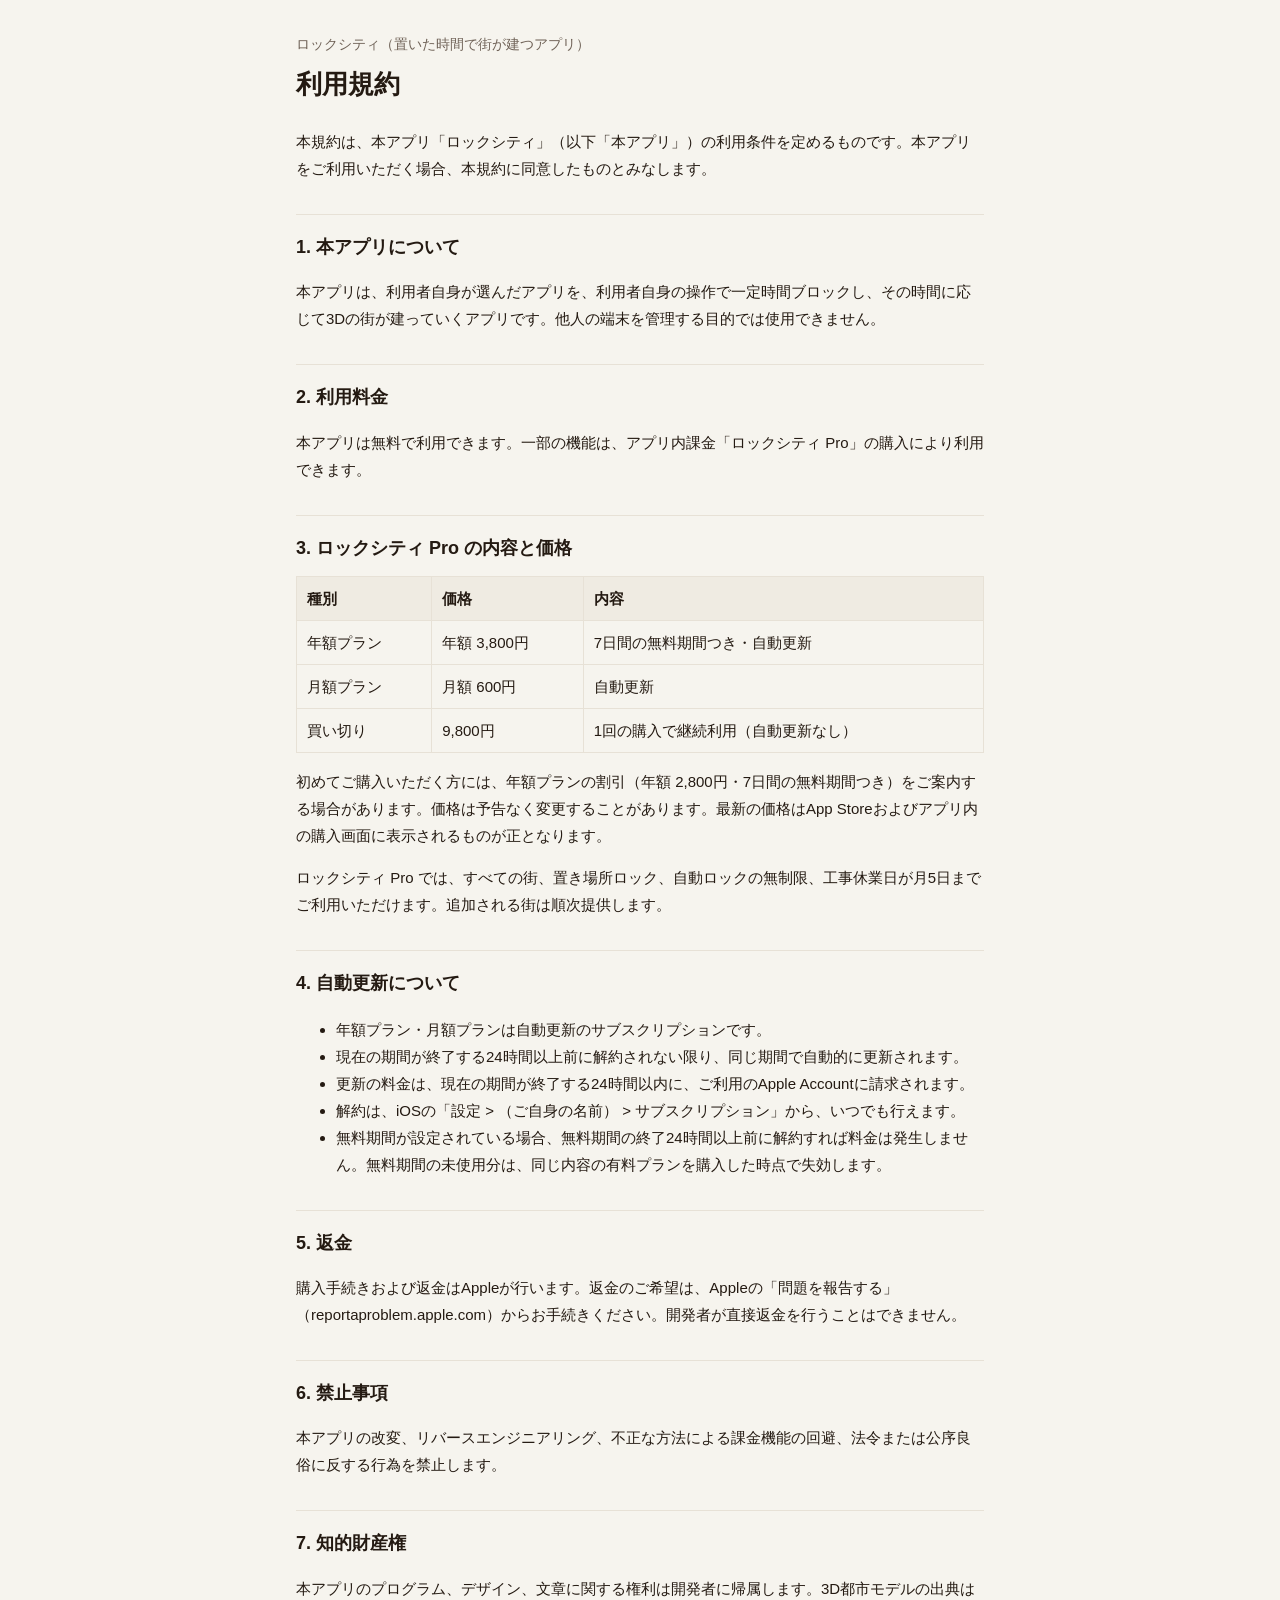
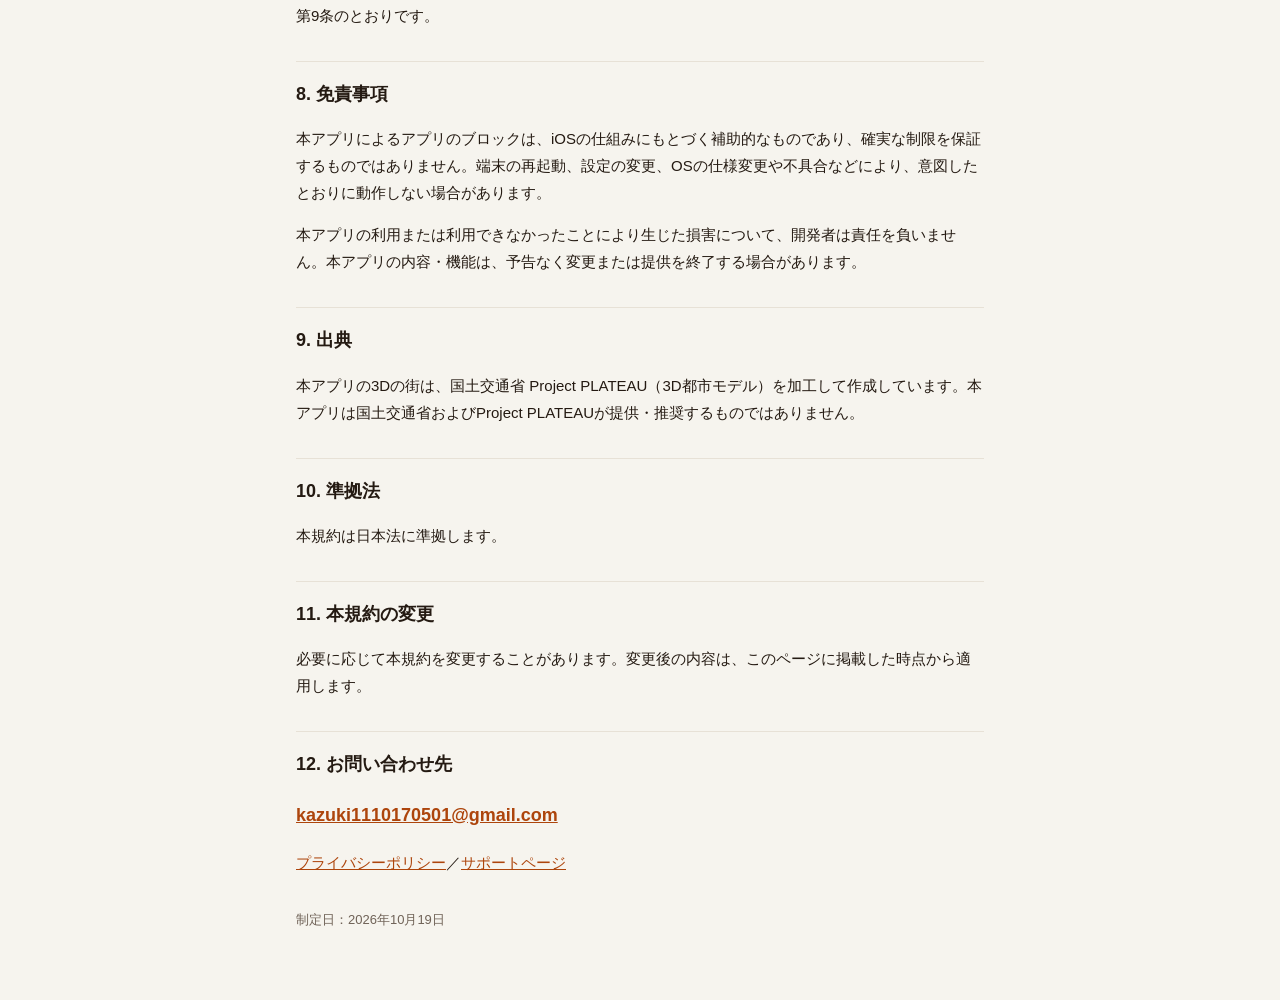
<file: lockcity/terms.html>
<!DOCTYPE html>
<html lang="ja">
  <head>
    <meta charset="utf-8">
    <meta name="viewport" content="width=device-width, initial-scale=1">
    <title>利用規約｜ロックシティ</title>
    <link rel="stylesheet" href="style.css">
  </head>
  <body>
    <main>
      <p class="app">ロックシティ（置いた時間で街が建つアプリ）</p>
      <h1>利用規約</h1>
      <p>本規約は、本アプリ「ロックシティ」（以下「本アプリ」）の利用条件を定めるものです。本アプリをご利用いただく場合、本規約に同意したものとみなします。</p>

      <h2>1. 本アプリについて</h2>
      <p>本アプリは、利用者自身が選んだアプリを、利用者自身の操作で一定時間ブロックし、その時間に応じて3Dの街が建っていくアプリです。他人の端末を管理する目的では使用できません。</p>

      <h2>2. 利用料金</h2>
      <p>本アプリは無料で利用できます。一部の機能は、アプリ内課金「ロックシティ Pro」の購入により利用できます。</p>

      <h2>3. ロックシティ Pro の内容と価格</h2>
      <table>
        <tr><th>種別</th><th>価格</th><th>内容</th></tr>
        <tr><td>年額プラン</td><td>年額 3,800円</td><td>7日間の無料期間つき・自動更新</td></tr>
        <tr><td>月額プラン</td><td>月額 600円</td><td>自動更新</td></tr>
        <tr><td>買い切り</td><td>9,800円</td><td>1回の購入で継続利用（自動更新なし）</td></tr>
      </table>
      <p>初めてご購入いただく方には、年額プランの割引（年額 2,800円・7日間の無料期間つき）をご案内する場合があります。価格は予告なく変更することがあります。最新の価格はApp Storeおよびアプリ内の購入画面に表示されるものが正となります。</p>
      <p>ロックシティ Pro では、すべての街、置き場所ロック、自動ロックの無制限、工事休業日が月5日までご利用いただけます。追加される街は順次提供します。</p>

      <h2>4. 自動更新について</h2>
      <ul>
        <li>年額プラン・月額プランは自動更新のサブスクリプションです。</li>
        <li>現在の期間が終了する24時間以上前に解約されない限り、同じ期間で自動的に更新されます。</li>
        <li>更新の料金は、現在の期間が終了する24時間以内に、ご利用のApple Accountに請求されます。</li>
        <li>解約は、iOSの「設定 &gt; （ご自身の名前） &gt; サブスクリプション」から、いつでも行えます。</li>
        <li>無料期間が設定されている場合、無料期間の終了24時間以上前に解約すれば料金は発生しません。無料期間の未使用分は、同じ内容の有料プランを購入した時点で失効します。</li>
      </ul>

      <h2>5. 返金</h2>
      <p>購入手続きおよび返金はAppleが行います。返金のご希望は、Appleの「問題を報告する」（reportaproblem.apple.com）からお手続きください。開発者が直接返金を行うことはできません。</p>

      <h2>6. 禁止事項</h2>
      <p>本アプリの改変、リバースエンジニアリング、不正な方法による課金機能の回避、法令または公序良俗に反する行為を禁止します。</p>

      <h2>7. 知的財産権</h2>
      <p>本アプリのプログラム、デザイン、文章に関する権利は開発者に帰属します。3D都市モデルの出典は第9条のとおりです。</p>

      <h2>8. 免責事項</h2>
      <p>本アプリによるアプリのブロックは、iOSの仕組みにもとづく補助的なものであり、確実な制限を保証するものではありません。端末の再起動、設定の変更、OSの仕様変更や不具合などにより、意図したとおりに動作しない場合があります。</p>
      <p>本アプリの利用または利用できなかったことにより生じた損害について、開発者は責任を負いません。本アプリの内容・機能は、予告なく変更または提供を終了する場合があります。</p>

      <h2>9. 出典</h2>
      <p>本アプリの3Dの街は、国土交通省 Project PLATEAU（3D都市モデル）を加工して作成しています。本アプリは国土交通省およびProject PLATEAUが提供・推奨するものではありません。</p>

      <h2>10. 準拠法</h2>
      <p>本規約は日本法に準拠します。</p>

      <h2>11. 本規約の変更</h2>
      <p>必要に応じて本規約を変更することがあります。変更後の内容は、このページに掲載した時点から適用します。</p>

      <h2>12. お問い合わせ先</h2>
      <p class="contact"><a href="mailto:kazuki1110170501@gmail.com">kazuki1110170501@gmail.com</a></p>
      <p><a href="./">プライバシーポリシー</a>／<a href="support.html">サポートページ</a></p>

      <p class="date">制定日：2026年10月19日</p>
    </main>
  </body>
</html>
</file>
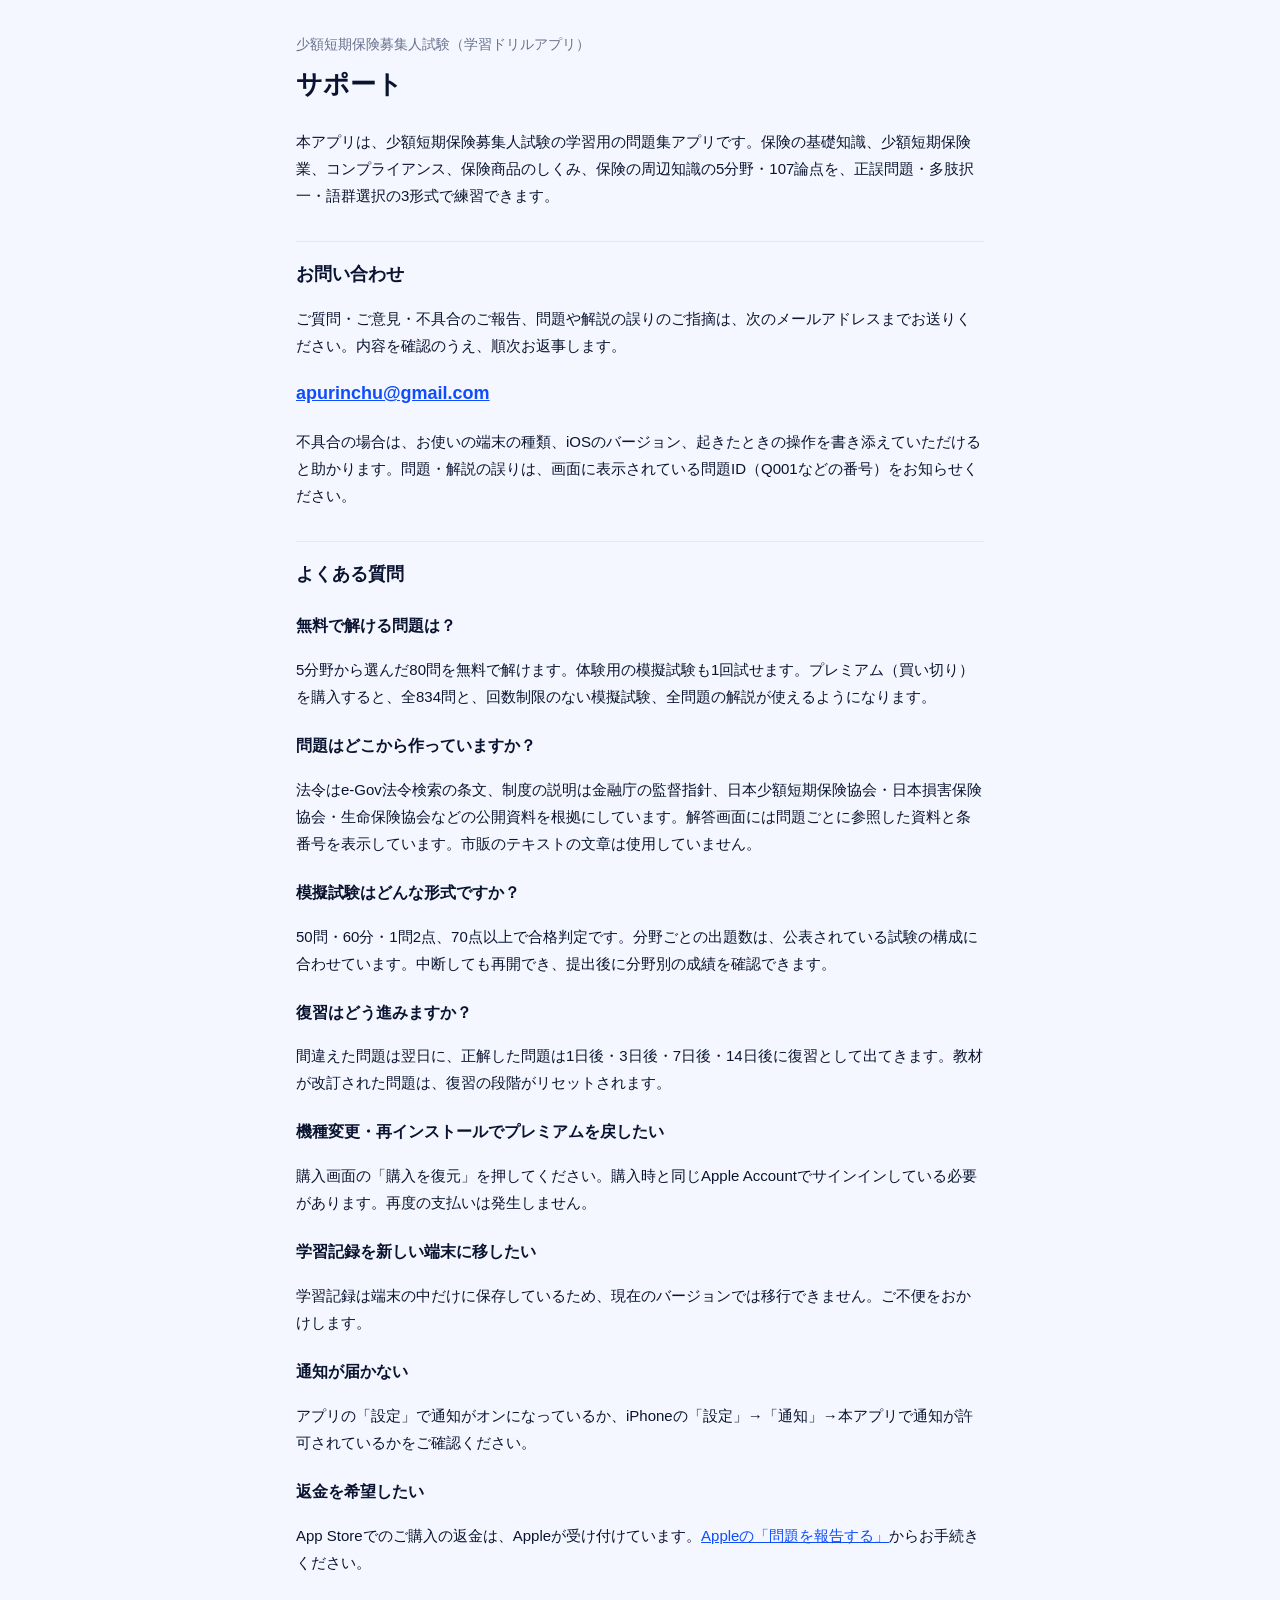
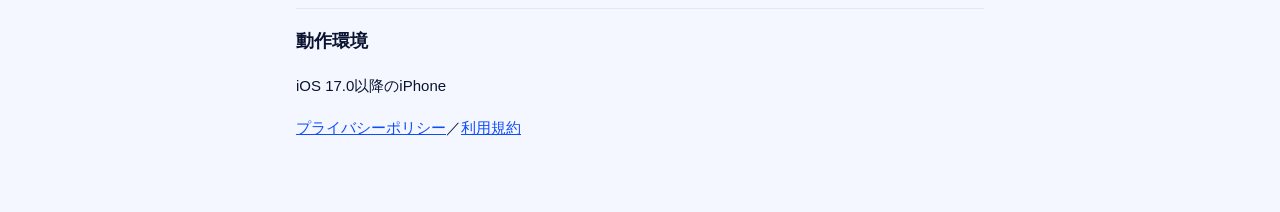
<file: shotan/support.html>
<!DOCTYPE html>
<html lang="ja">
  <head>
    <meta charset="utf-8">
    <meta name="viewport" content="width=device-width, initial-scale=1">
    <title>サポート｜少額短期保険募集人試験</title>
    <link rel="stylesheet" href="style.css">
  </head>
  <body>
    <main>
      <p class="app">少額短期保険募集人試験（学習ドリルアプリ）</p>
      <h1>サポート</h1>
      <p>本アプリは、少額短期保険募集人試験の学習用の問題集アプリです。保険の基礎知識、少額短期保険業、コンプライアンス、保険商品のしくみ、保険の周辺知識の5分野・107論点を、正誤問題・多肢択一・語群選択の3形式で練習できます。</p>

      <h2>お問い合わせ</h2>
      <p>ご質問・ご意見・不具合のご報告、問題や解説の誤りのご指摘は、次のメールアドレスまでお送りください。内容を確認のうえ、順次お返事します。</p>
      <p class="contact"><a href="mailto:apurinchu@gmail.com?subject=%E3%80%90%E5%B0%91%E9%A1%8D%E7%9F%AD%E6%9C%9F%E4%BF%9D%E9%99%BA%E5%8B%9F%E9%9B%86%E4%BA%BA%E8%A9%A6%E9%A8%93%E3%80%91%E3%81%8A%E5%95%8F%E3%81%84%E5%90%88%E3%82%8F%E3%81%9B">apurinchu@gmail.com</a></p>
      <p>不具合の場合は、お使いの端末の種類、iOSのバージョン、起きたときの操作を書き添えていただけると助かります。問題・解説の誤りは、画面に表示されている問題ID（Q001などの番号）をお知らせください。</p>

      <h2>よくある質問</h2>

      <h3>無料で解ける問題は？</h3>
      <p>5分野から選んだ80問を無料で解けます。体験用の模擬試験も1回試せます。プレミアム（買い切り）を購入すると、全834問と、回数制限のない模擬試験、全問題の解説が使えるようになります。</p>

      <h3>問題はどこから作っていますか？</h3>
      <p>法令はe-Gov法令検索の条文、制度の説明は金融庁の監督指針、日本少額短期保険協会・日本損害保険協会・生命保険協会などの公開資料を根拠にしています。解答画面には問題ごとに参照した資料と条番号を表示しています。市販のテキストの文章は使用していません。</p>

      <h3>模擬試験はどんな形式ですか？</h3>
      <p>50問・60分・1問2点、70点以上で合格判定です。分野ごとの出題数は、公表されている試験の構成に合わせています。中断しても再開でき、提出後に分野別の成績を確認できます。</p>

      <h3>復習はどう進みますか？</h3>
      <p>間違えた問題は翌日に、正解した問題は1日後・3日後・7日後・14日後に復習として出てきます。教材が改訂された問題は、復習の段階がリセットされます。</p>

      <h3>機種変更・再インストールでプレミアムを戻したい</h3>
      <p>購入画面の「購入を復元」を押してください。購入時と同じApple Accountでサインインしている必要があります。再度の支払いは発生しません。</p>

      <h3>学習記録を新しい端末に移したい</h3>
      <p>学習記録は端末の中だけに保存しているため、現在のバージョンでは移行できません。ご不便をおかけします。</p>

      <h3>通知が届かない</h3>
      <p>アプリの「設定」で通知がオンになっているか、iPhoneの「設定」→「通知」→本アプリで通知が許可されているかをご確認ください。</p>

      <h3>返金を希望したい</h3>
      <p>App Storeでのご購入の返金は、Appleが受け付けています。<a href="https://reportaproblem.apple.com/">Appleの「問題を報告する」</a>からお手続きください。</p>

      <h2>動作環境</h2>
      <p>iOS 17.0以降のiPhone</p>

      <p><a href="./">プライバシーポリシー</a>／<a href="terms.html">利用規約</a></p>
    </main>
  </body>
</html>
</file>
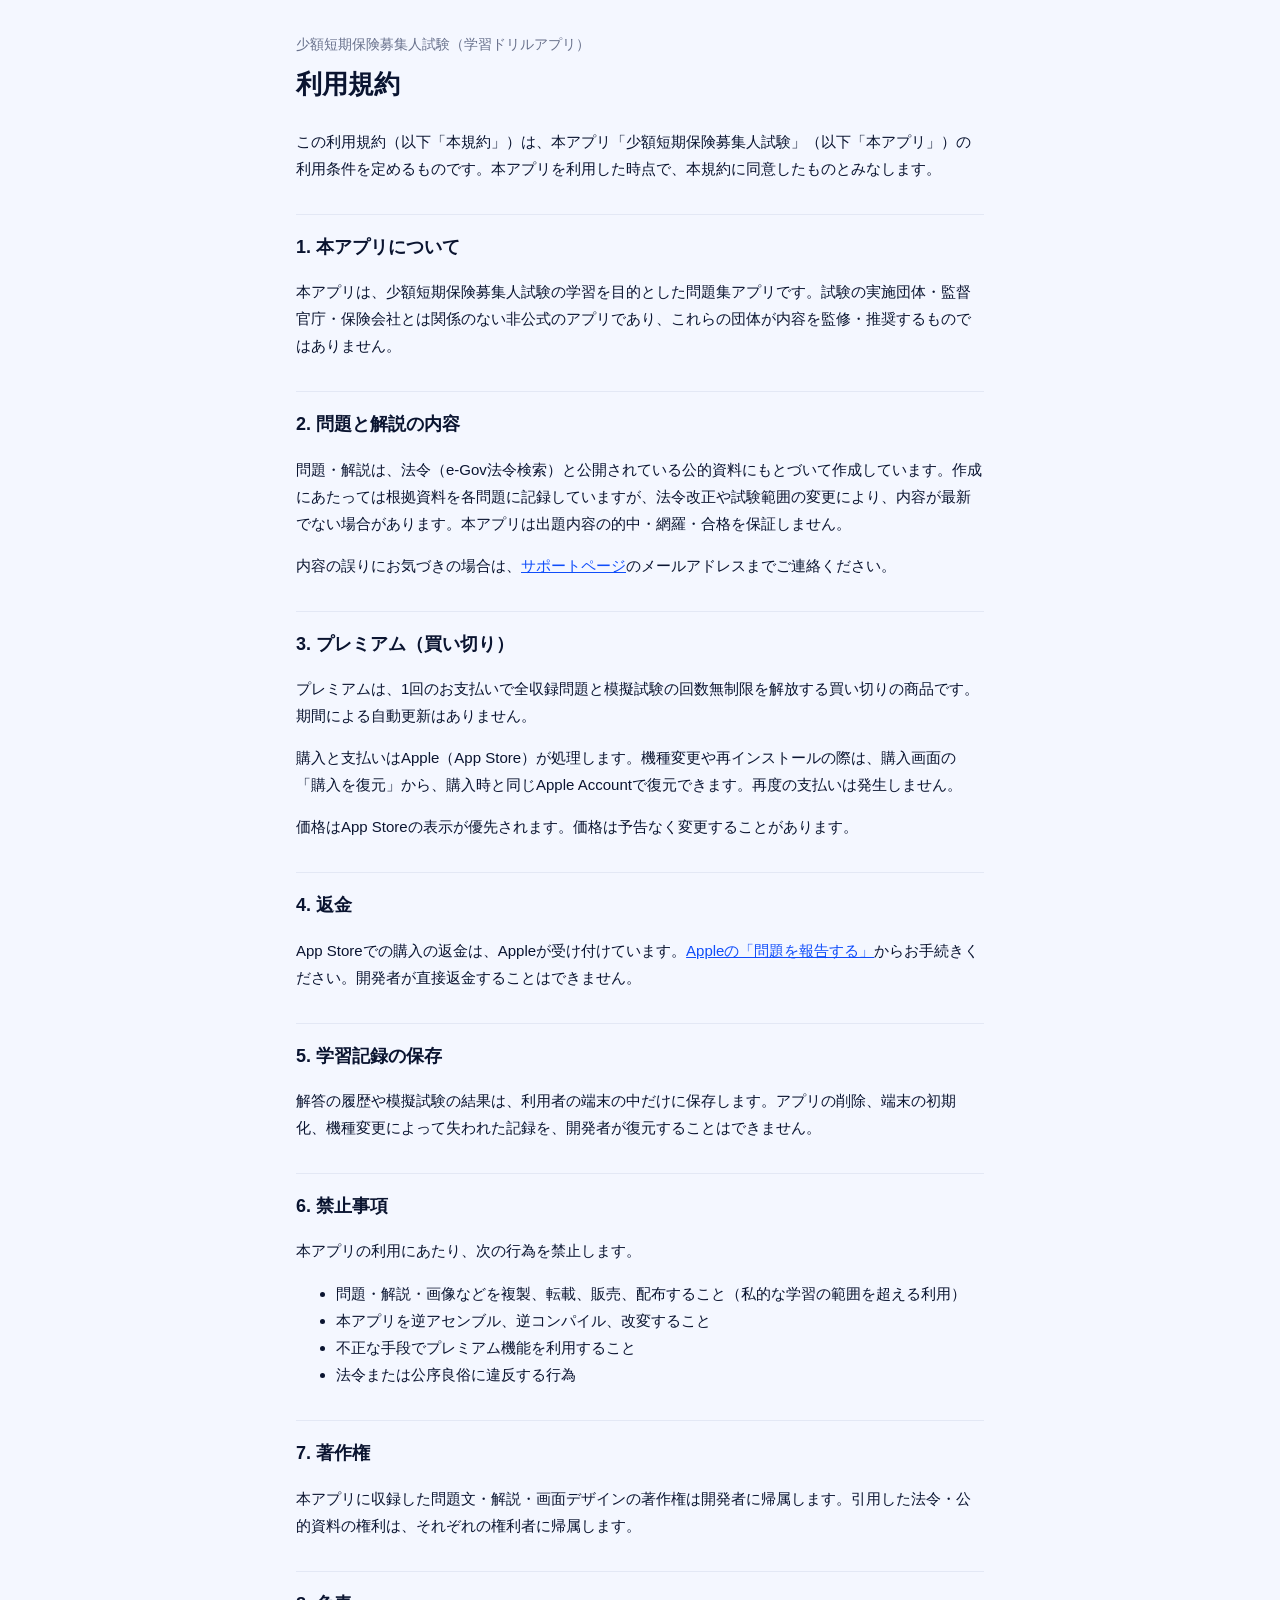
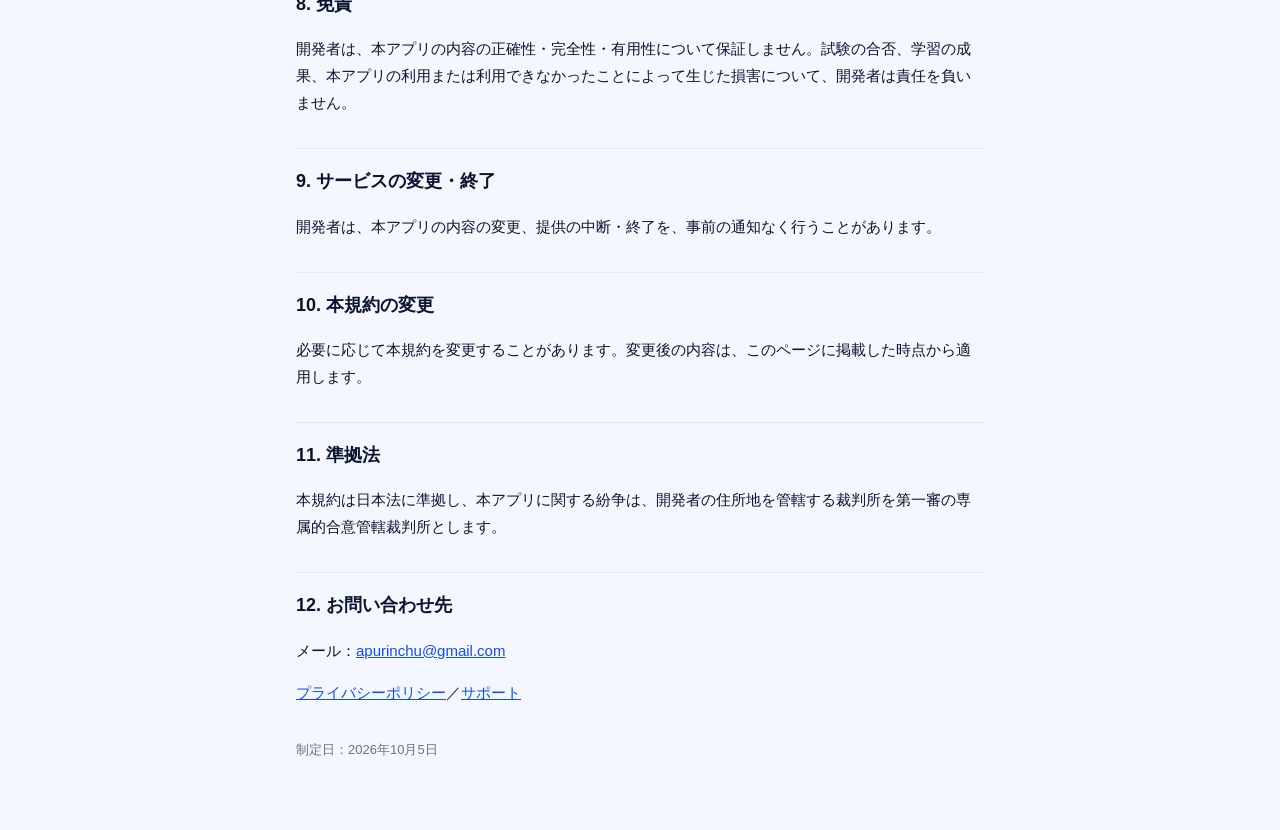
<file: shotan/terms.html>
<!DOCTYPE html>
<html lang="ja">
  <head>
    <meta charset="utf-8">
    <meta name="viewport" content="width=device-width, initial-scale=1">
    <title>利用規約｜少額短期保険募集人試験</title>
    <link rel="stylesheet" href="style.css">
  </head>
  <body>
    <main>
      <p class="app">少額短期保険募集人試験（学習ドリルアプリ）</p>
      <h1>利用規約</h1>
      <p>この利用規約（以下「本規約」）は、本アプリ「少額短期保険募集人試験」（以下「本アプリ」）の利用条件を定めるものです。本アプリを利用した時点で、本規約に同意したものとみなします。</p>

      <h2>1. 本アプリについて</h2>
      <p>本アプリは、少額短期保険募集人試験の学習を目的とした問題集アプリです。試験の実施団体・監督官庁・保険会社とは関係のない非公式のアプリであり、これらの団体が内容を監修・推奨するものではありません。</p>

      <h2>2. 問題と解説の内容</h2>
      <p>問題・解説は、法令（e-Gov法令検索）と公開されている公的資料にもとづいて作成しています。作成にあたっては根拠資料を各問題に記録していますが、法令改正や試験範囲の変更により、内容が最新でない場合があります。本アプリは出題内容の的中・網羅・合格を保証しません。</p>
      <p>内容の誤りにお気づきの場合は、<a href="support.html">サポートページ</a>のメールアドレスまでご連絡ください。</p>

      <h2>3. プレミアム（買い切り）</h2>
      <p>プレミアムは、1回のお支払いで全収録問題と模擬試験の回数無制限を解放する買い切りの商品です。期間による自動更新はありません。</p>
      <p>購入と支払いはApple（App Store）が処理します。機種変更や再インストールの際は、購入画面の「購入を復元」から、購入時と同じApple Accountで復元できます。再度の支払いは発生しません。</p>
      <p>価格はApp Storeの表示が優先されます。価格は予告なく変更することがあります。</p>

      <h2>4. 返金</h2>
      <p>App Storeでの購入の返金は、Appleが受け付けています。<a href="https://reportaproblem.apple.com/">Appleの「問題を報告する」</a>からお手続きください。開発者が直接返金することはできません。</p>

      <h2>5. 学習記録の保存</h2>
      <p>解答の履歴や模擬試験の結果は、利用者の端末の中だけに保存します。アプリの削除、端末の初期化、機種変更によって失われた記録を、開発者が復元することはできません。</p>

      <h2>6. 禁止事項</h2>
      <p>本アプリの利用にあたり、次の行為を禁止します。</p>
      <ul>
        <li>問題・解説・画像などを複製、転載、販売、配布すること（私的な学習の範囲を超える利用）</li>
        <li>本アプリを逆アセンブル、逆コンパイル、改変すること</li>
        <li>不正な手段でプレミアム機能を利用すること</li>
        <li>法令または公序良俗に違反する行為</li>
      </ul>

      <h2>7. 著作権</h2>
      <p>本アプリに収録した問題文・解説・画面デザインの著作権は開発者に帰属します。引用した法令・公的資料の権利は、それぞれの権利者に帰属します。</p>

      <h2>8. 免責</h2>
      <p>開発者は、本アプリの内容の正確性・完全性・有用性について保証しません。試験の合否、学習の成果、本アプリの利用または利用できなかったことによって生じた損害について、開発者は責任を負いません。</p>

      <h2>9. サービスの変更・終了</h2>
      <p>開発者は、本アプリの内容の変更、提供の中断・終了を、事前の通知なく行うことがあります。</p>

      <h2>10. 本規約の変更</h2>
      <p>必要に応じて本規約を変更することがあります。変更後の内容は、このページに掲載した時点から適用します。</p>

      <h2>11. 準拠法</h2>
      <p>本規約は日本法に準拠し、本アプリに関する紛争は、開発者の住所地を管轄する裁判所を第一審の専属的合意管轄裁判所とします。</p>

      <h2>12. お問い合わせ先</h2>
      <p>メール：<a href="mailto:apurinchu@gmail.com">apurinchu@gmail.com</a></p>
      <p><a href="./">プライバシーポリシー</a>／<a href="support.html">サポート</a></p>

      <p class="date">制定日：2026年10月5日</p>
    </main>
  </body>
</html>
</file>
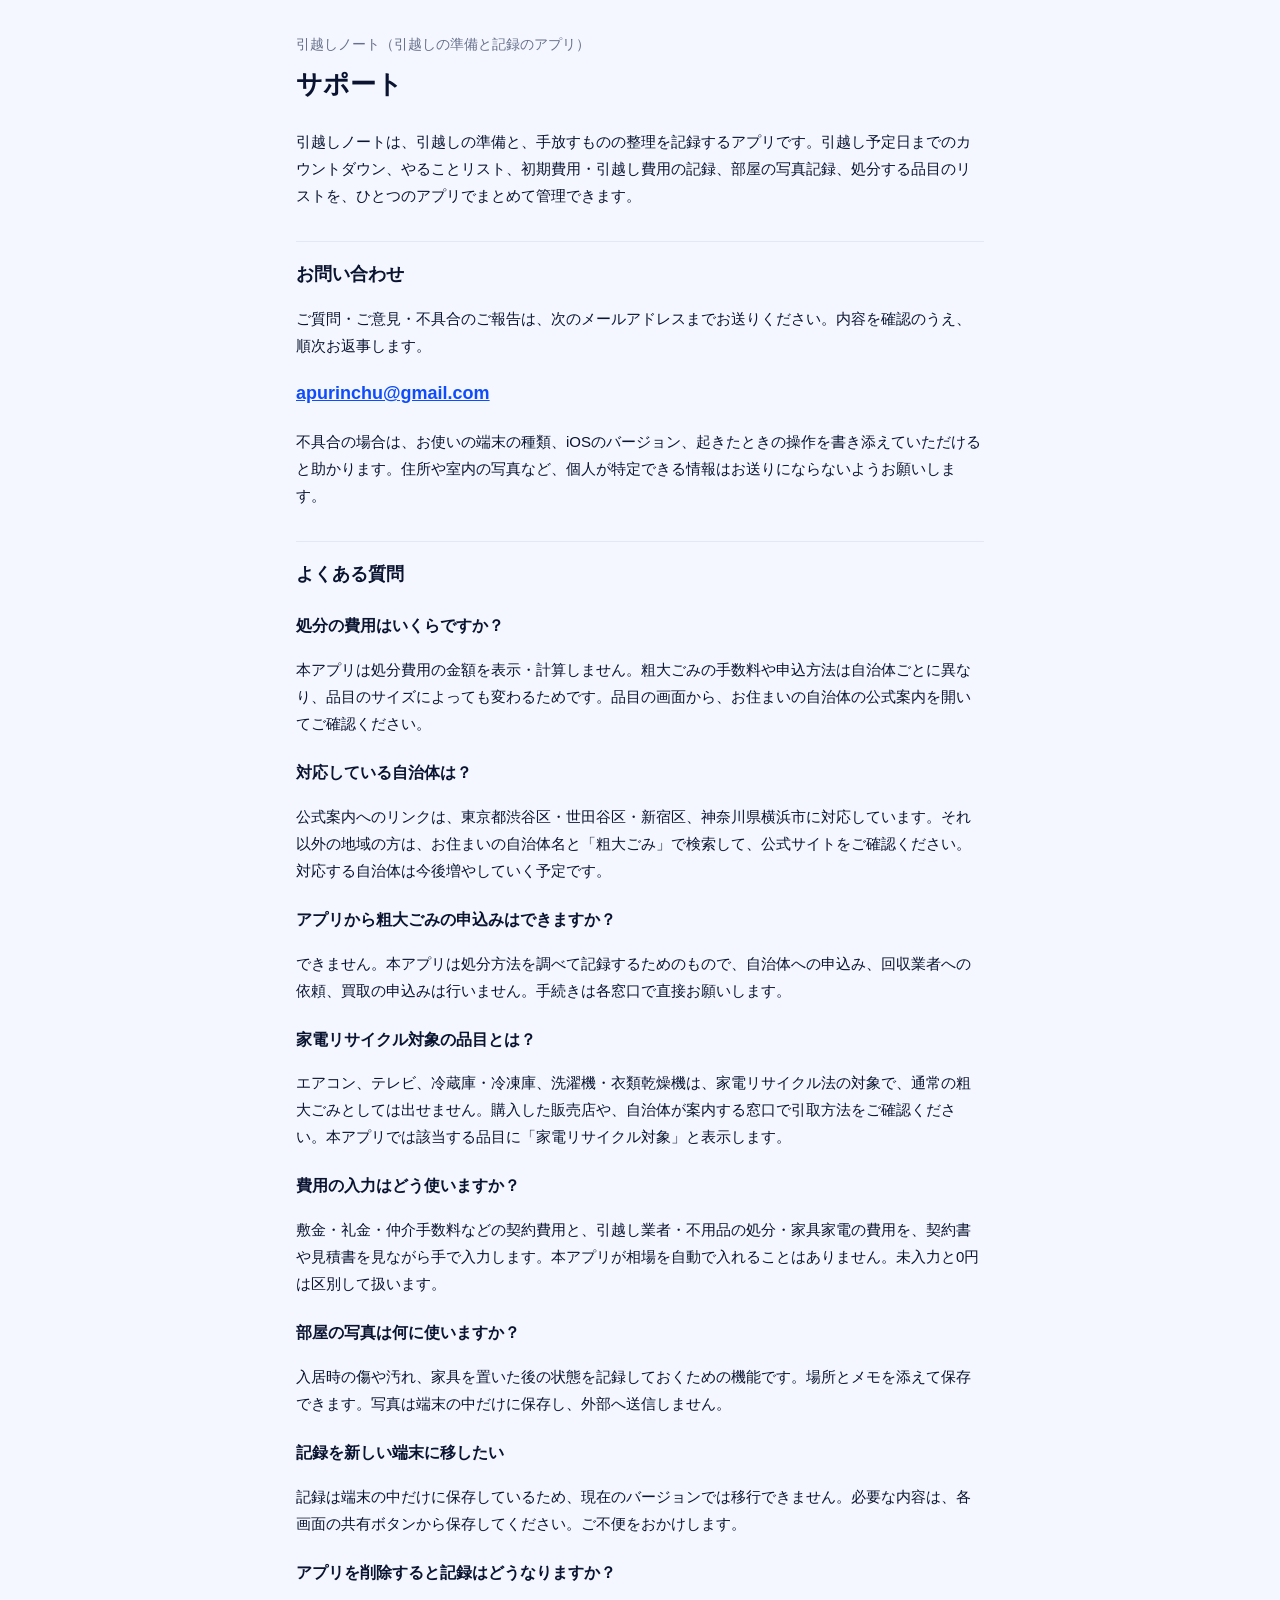
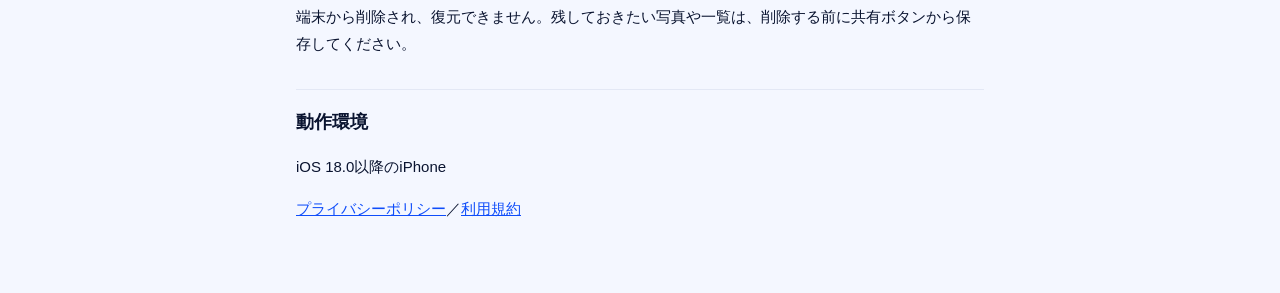
<file: sutenavi/support.html>
<!DOCTYPE html>
<html lang="ja">
  <head>
    <meta charset="utf-8">
    <meta name="viewport" content="width=device-width, initial-scale=1">
    <title>サポート｜引越しノート</title>
    <link rel="stylesheet" href="style.css">
  </head>
  <body>
    <main>
      <p class="app">引越しノート（引越しの準備と記録のアプリ）</p>
      <h1>サポート</h1>
      <p>引越しノートは、引越しの準備と、手放すものの整理を記録するアプリです。引越し予定日までのカウントダウン、やることリスト、初期費用・引越し費用の記録、部屋の写真記録、処分する品目のリストを、ひとつのアプリでまとめて管理できます。</p>

      <h2>お問い合わせ</h2>
      <p>ご質問・ご意見・不具合のご報告は、次のメールアドレスまでお送りください。内容を確認のうえ、順次お返事します。</p>
      <p class="contact"><a href="mailto:apurinchu@gmail.com?subject=%E3%80%90%E5%BC%95%E8%B6%8A%E3%81%97%E3%83%8E%E3%83%BC%E3%83%88%E3%80%91%E3%81%8A%E5%95%8F%E3%81%84%E5%90%88%E3%82%8F%E3%81%9B">apurinchu@gmail.com</a></p>
      <p>不具合の場合は、お使いの端末の種類、iOSのバージョン、起きたときの操作を書き添えていただけると助かります。住所や室内の写真など、個人が特定できる情報はお送りにならないようお願いします。</p>

      <h2>よくある質問</h2>

      <h3>処分の費用はいくらですか？</h3>
      <p>本アプリは処分費用の金額を表示・計算しません。粗大ごみの手数料や申込方法は自治体ごとに異なり、品目のサイズによっても変わるためです。品目の画面から、お住まいの自治体の公式案内を開いてご確認ください。</p>

      <h3>対応している自治体は？</h3>
      <p>公式案内へのリンクは、東京都渋谷区・世田谷区・新宿区、神奈川県横浜市に対応しています。それ以外の地域の方は、お住まいの自治体名と「粗大ごみ」で検索して、公式サイトをご確認ください。対応する自治体は今後増やしていく予定です。</p>

      <h3>アプリから粗大ごみの申込みはできますか？</h3>
      <p>できません。本アプリは処分方法を調べて記録するためのもので、自治体への申込み、回収業者への依頼、買取の申込みは行いません。手続きは各窓口で直接お願いします。</p>

      <h3>家電リサイクル対象の品目とは？</h3>
      <p>エアコン、テレビ、冷蔵庫・冷凍庫、洗濯機・衣類乾燥機は、家電リサイクル法の対象で、通常の粗大ごみとしては出せません。購入した販売店や、自治体が案内する窓口で引取方法をご確認ください。本アプリでは該当する品目に「家電リサイクル対象」と表示します。</p>

      <h3>費用の入力はどう使いますか？</h3>
      <p>敷金・礼金・仲介手数料などの契約費用と、引越し業者・不用品の処分・家具家電の費用を、契約書や見積書を見ながら手で入力します。本アプリが相場を自動で入れることはありません。未入力と0円は区別して扱います。</p>

      <h3>部屋の写真は何に使いますか？</h3>
      <p>入居時の傷や汚れ、家具を置いた後の状態を記録しておくための機能です。場所とメモを添えて保存できます。写真は端末の中だけに保存し、外部へ送信しません。</p>

      <h3>記録を新しい端末に移したい</h3>
      <p>記録は端末の中だけに保存しているため、現在のバージョンでは移行できません。必要な内容は、各画面の共有ボタンから保存してください。ご不便をおかけします。</p>

      <h3>アプリを削除すると記録はどうなりますか？</h3>
      <p>端末から削除され、復元できません。残しておきたい写真や一覧は、削除する前に共有ボタンから保存してください。</p>

      <h2>動作環境</h2>
      <p>iOS 18.0以降のiPhone</p>

      <p><a href="./">プライバシーポリシー</a>／<a href="terms.html">利用規約</a></p>
    </main>
  </body>
</html>
</file>
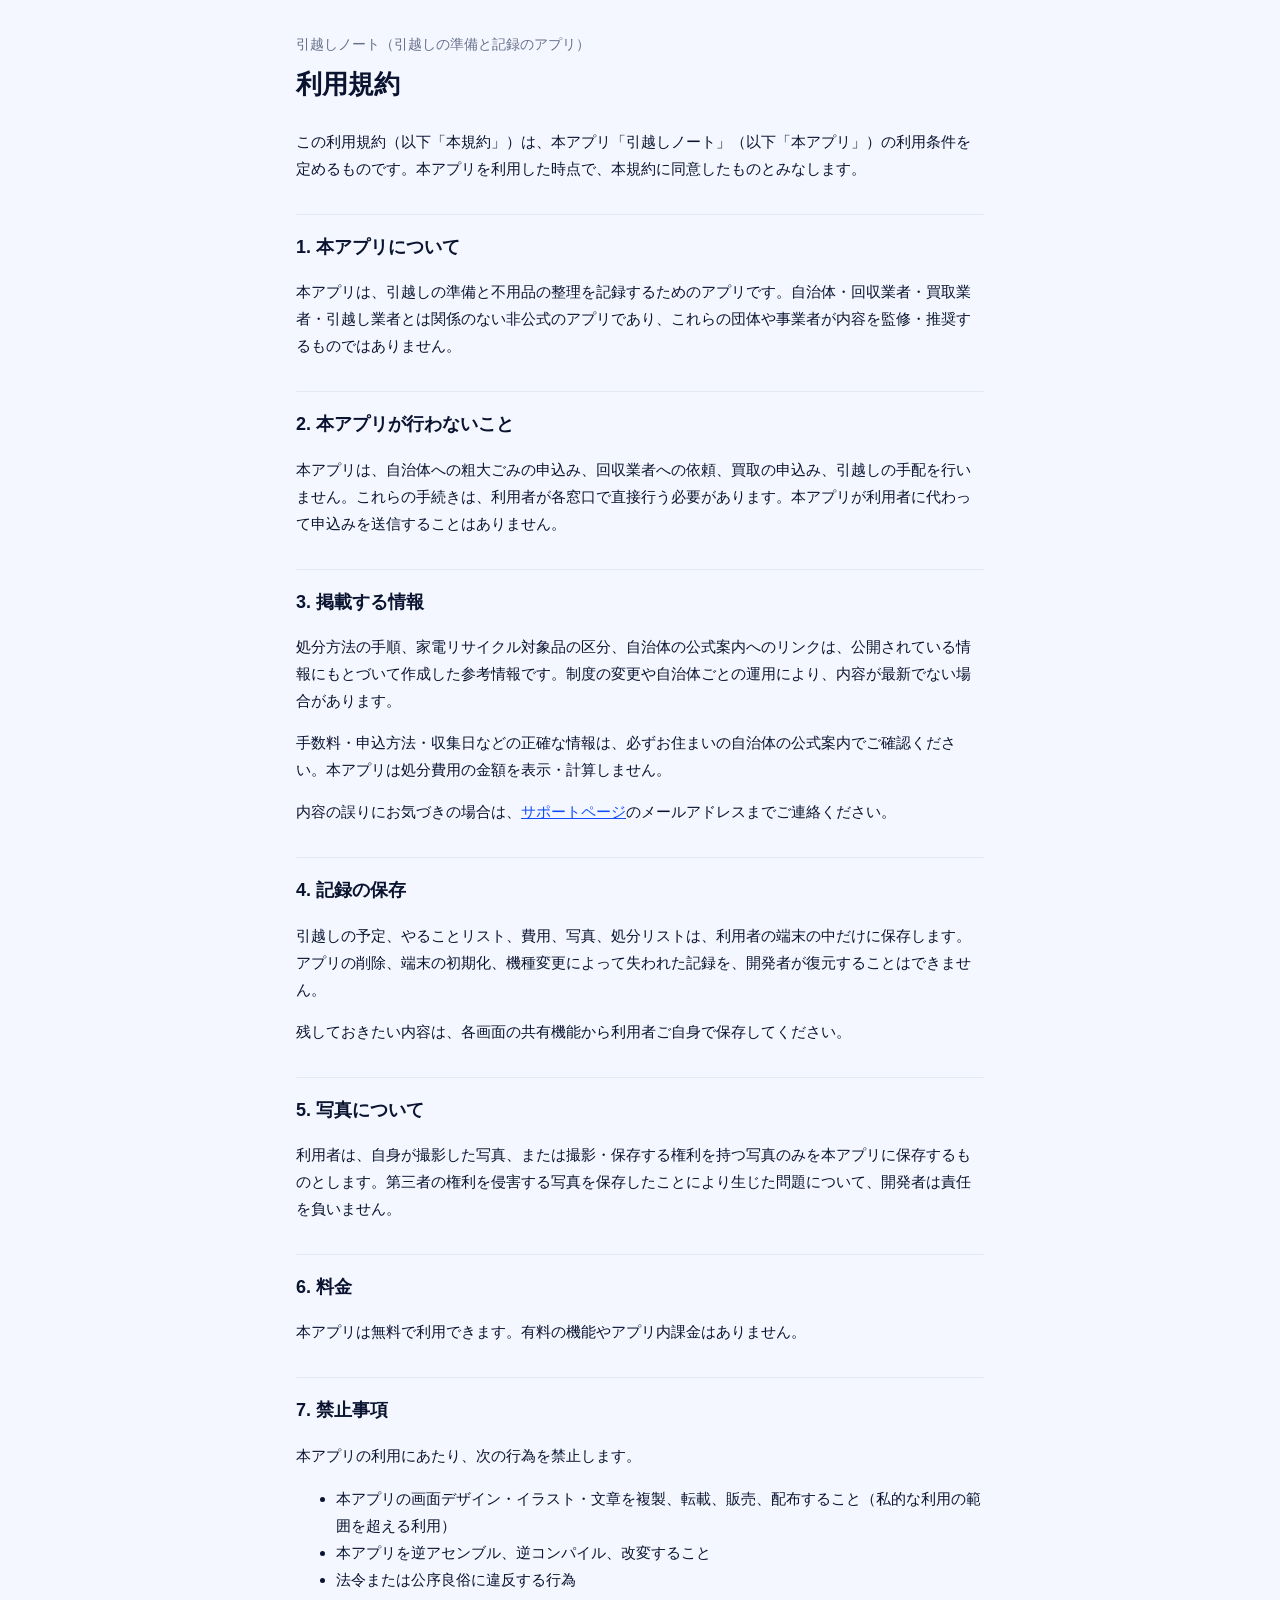
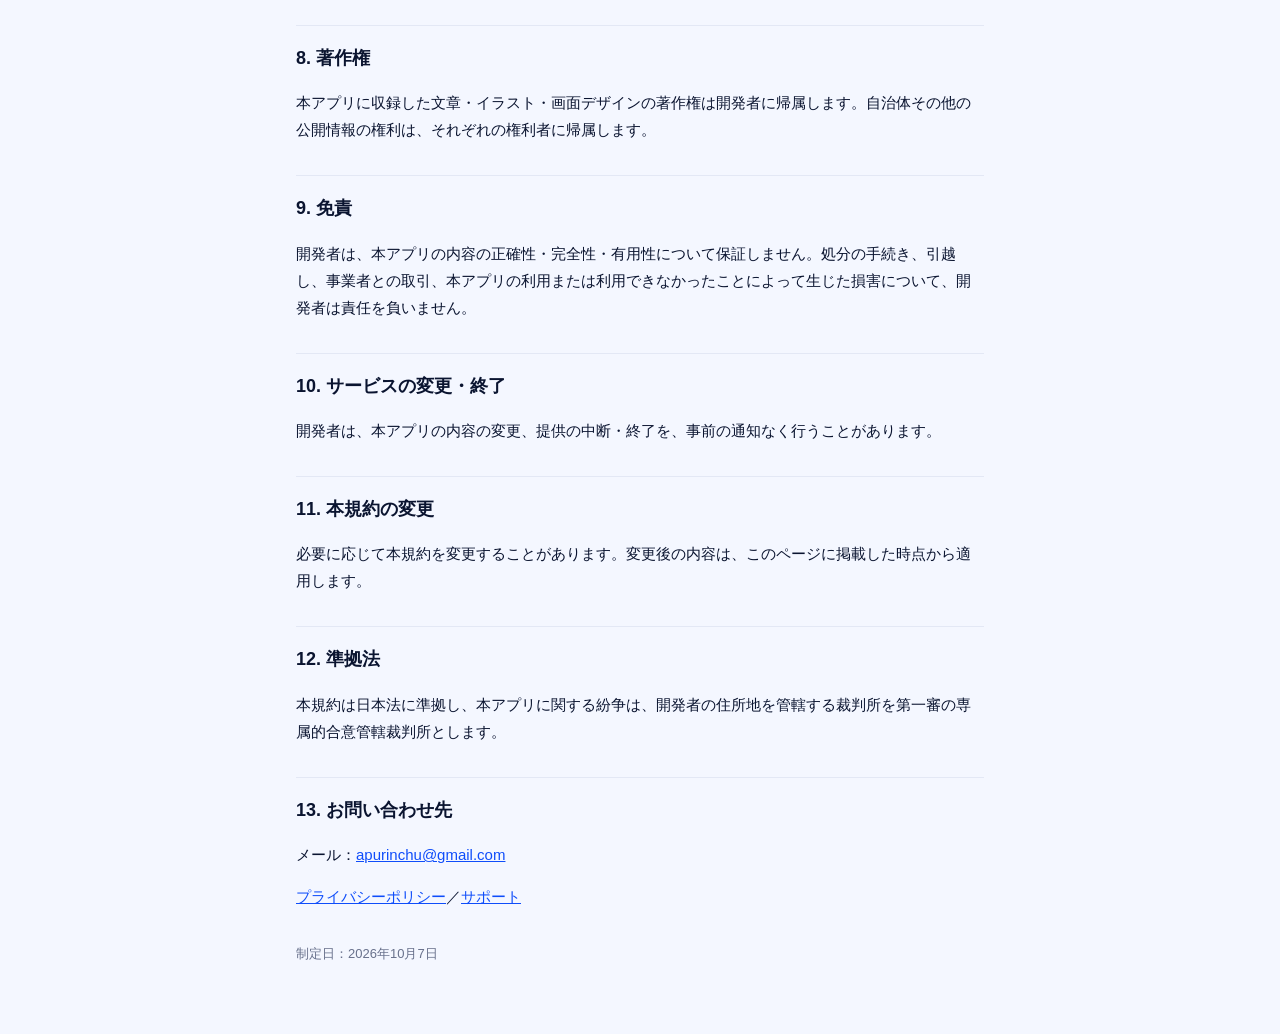
<file: sutenavi/terms.html>
<!DOCTYPE html>
<html lang="ja">
  <head>
    <meta charset="utf-8">
    <meta name="viewport" content="width=device-width, initial-scale=1">
    <title>利用規約｜引越しノート</title>
    <link rel="stylesheet" href="style.css">
  </head>
  <body>
    <main>
      <p class="app">引越しノート（引越しの準備と記録のアプリ）</p>
      <h1>利用規約</h1>
      <p>この利用規約（以下「本規約」）は、本アプリ「引越しノート」（以下「本アプリ」）の利用条件を定めるものです。本アプリを利用した時点で、本規約に同意したものとみなします。</p>

      <h2>1. 本アプリについて</h2>
      <p>本アプリは、引越しの準備と不用品の整理を記録するためのアプリです。自治体・回収業者・買取業者・引越し業者とは関係のない非公式のアプリであり、これらの団体や事業者が内容を監修・推奨するものではありません。</p>

      <h2>2. 本アプリが行わないこと</h2>
      <p>本アプリは、自治体への粗大ごみの申込み、回収業者への依頼、買取の申込み、引越しの手配を行いません。これらの手続きは、利用者が各窓口で直接行う必要があります。本アプリが利用者に代わって申込みを送信することはありません。</p>

      <h2>3. 掲載する情報</h2>
      <p>処分方法の手順、家電リサイクル対象品の区分、自治体の公式案内へのリンクは、公開されている情報にもとづいて作成した参考情報です。制度の変更や自治体ごとの運用により、内容が最新でない場合があります。</p>
      <p>手数料・申込方法・収集日などの正確な情報は、必ずお住まいの自治体の公式案内でご確認ください。本アプリは処分費用の金額を表示・計算しません。</p>
      <p>内容の誤りにお気づきの場合は、<a href="support.html">サポートページ</a>のメールアドレスまでご連絡ください。</p>

      <h2>4. 記録の保存</h2>
      <p>引越しの予定、やることリスト、費用、写真、処分リストは、利用者の端末の中だけに保存します。アプリの削除、端末の初期化、機種変更によって失われた記録を、開発者が復元することはできません。</p>
      <p>残しておきたい内容は、各画面の共有機能から利用者ご自身で保存してください。</p>

      <h2>5. 写真について</h2>
      <p>利用者は、自身が撮影した写真、または撮影・保存する権利を持つ写真のみを本アプリに保存するものとします。第三者の権利を侵害する写真を保存したことにより生じた問題について、開発者は責任を負いません。</p>

      <h2>6. 料金</h2>
      <p>本アプリは無料で利用できます。有料の機能やアプリ内課金はありません。</p>

      <h2>7. 禁止事項</h2>
      <p>本アプリの利用にあたり、次の行為を禁止します。</p>
      <ul>
        <li>本アプリの画面デザイン・イラスト・文章を複製、転載、販売、配布すること（私的な利用の範囲を超える利用）</li>
        <li>本アプリを逆アセンブル、逆コンパイル、改変すること</li>
        <li>法令または公序良俗に違反する行為</li>
      </ul>

      <h2>8. 著作権</h2>
      <p>本アプリに収録した文章・イラスト・画面デザインの著作権は開発者に帰属します。自治体その他の公開情報の権利は、それぞれの権利者に帰属します。</p>

      <h2>9. 免責</h2>
      <p>開発者は、本アプリの内容の正確性・完全性・有用性について保証しません。処分の手続き、引越し、事業者との取引、本アプリの利用または利用できなかったことによって生じた損害について、開発者は責任を負いません。</p>

      <h2>10. サービスの変更・終了</h2>
      <p>開発者は、本アプリの内容の変更、提供の中断・終了を、事前の通知なく行うことがあります。</p>

      <h2>11. 本規約の変更</h2>
      <p>必要に応じて本規約を変更することがあります。変更後の内容は、このページに掲載した時点から適用します。</p>

      <h2>12. 準拠法</h2>
      <p>本規約は日本法に準拠し、本アプリに関する紛争は、開発者の住所地を管轄する裁判所を第一審の専属的合意管轄裁判所とします。</p>

      <h2>13. お問い合わせ先</h2>
      <p>メール：<a href="mailto:apurinchu@gmail.com">apurinchu@gmail.com</a></p>
      <p><a href="./">プライバシーポリシー</a>／<a href="support.html">サポート</a></p>

      <p class="date">制定日：2026年10月7日</p>
    </main>
  </body>
</html>
</file>
<file: bokidori/style.css>
:root {
  --ink: #1e2b28;
  --muted: #6b7672;
  --accent: #1f5a55;
  --line: #e8e6df;
  --bg: #faf8f3;
}

* { box-sizing: border-box; }

body {
  margin: 0;
  background: var(--bg);
  color: var(--ink);
  font-family: -apple-system, BlinkMacSystemFont, "Hiragino Sans", "Hiragino Kaku Gothic ProN", "Noto Sans JP", sans-serif;
  line-height: 1.8;
}

main {
  max-width: 720px;
  margin: 0 auto;
  padding: 32px 16px 56px;
}

.app { margin: 0; font-size: 14px; color: var(--muted); }
h1 { margin: 4px 0 20px; font-size: 26px; }
h2 { margin: 32px 0 8px; padding-top: 16px; border-top: 1px solid var(--line); font-size: 18px; }
h3 { margin: 22px 0 4px; font-size: 16px; }
p, li { font-size: 15px; }
a { color: var(--accent); word-break: break-all; }
.contact { font-size: 18px; font-weight: bold; }
.date { margin-top: 32px; color: var(--muted); font-size: 13px; }
</file>
<file: lockcity/style.css>
:root {
  --ink: #241a12;
  --muted: #6f6257;
  --accent: #AD450C;
  --line: #e7e1d6;
  --bg: #f6f4ee;
}

* { box-sizing: border-box; }

body {
  margin: 0;
  background: var(--bg);
  color: var(--ink);
  font-family: -apple-system, BlinkMacSystemFont, "Hiragino Sans", "Hiragino Kaku Gothic ProN", "Noto Sans JP", sans-serif;
  line-height: 1.8;
}

main {
  max-width: 720px;
  margin: 0 auto;
  padding: 32px 16px 56px;
}

.app { margin: 0; font-size: 14px; color: var(--muted); }
h1 { margin: 4px 0 20px; font-size: 26px; }
h2 { margin: 32px 0 8px; padding-top: 16px; border-top: 1px solid var(--line); font-size: 18px; }
h3 { margin: 22px 0 4px; font-size: 16px; }
p, li { font-size: 15px; }
a { color: var(--accent); word-break: break-all; }
.contact { font-size: 18px; font-weight: bold; }
.date { margin-top: 32px; color: var(--muted); font-size: 13px; }
table { border-collapse: collapse; margin: 12px 0; width: 100%; }
th, td { border: 1px solid var(--line); padding: 8px 10px; font-size: 15px; text-align: left; }
th { background: #efebe2; }
</file>
<file: shotan/style.css>
:root {
  --ink: #0a1430;
  --muted: #68718c;
  --accent: #0f4dfa;
  --line: #e3e8f5;
  --bg: #f4f7ff;
}

* { box-sizing: border-box; }

body {
  margin: 0;
  background: var(--bg);
  color: var(--ink);
  font-family: -apple-system, BlinkMacSystemFont, "Hiragino Sans", "Hiragino Kaku Gothic ProN", "Noto Sans JP", sans-serif;
  line-height: 1.8;
}

main {
  max-width: 720px;
  margin: 0 auto;
  padding: 32px 16px 56px;
}

.app { margin: 0; font-size: 14px; color: var(--muted); }
h1 { margin: 4px 0 20px; font-size: 26px; }
h2 { margin: 32px 0 8px; padding-top: 16px; border-top: 1px solid var(--line); font-size: 18px; }
h3 { margin: 22px 0 4px; font-size: 16px; }
p, li { font-size: 15px; }
a { color: var(--accent); word-break: break-all; }
.contact { font-size: 18px; font-weight: bold; }
.date { margin-top: 32px; color: var(--muted); font-size: 13px; }
</file>
<file: sutenavi/style.css>
:root {
  --ink: #0a1430;
  --muted: #68718c;
  --accent: #0f4dfa;
  --line: #e3e8f5;
  --bg: #f4f7ff;
}

* { box-sizing: border-box; }

body {
  margin: 0;
  background: var(--bg);
  color: var(--ink);
  font-family: -apple-system, BlinkMacSystemFont, "Hiragino Sans", "Hiragino Kaku Gothic ProN", "Noto Sans JP", sans-serif;
  line-height: 1.8;
}

main {
  max-width: 720px;
  margin: 0 auto;
  padding: 32px 16px 56px;
}

.app { margin: 0; font-size: 14px; color: var(--muted); }
h1 { margin: 4px 0 20px; font-size: 26px; }
h2 { margin: 32px 0 8px; padding-top: 16px; border-top: 1px solid var(--line); font-size: 18px; }
h3 { margin: 22px 0 4px; font-size: 16px; }
p, li { font-size: 15px; }
a { color: var(--accent); word-break: break-all; }
.contact { font-size: 18px; font-weight: bold; }
.date { margin-top: 32px; color: var(--muted); font-size: 13px; }
</file>
